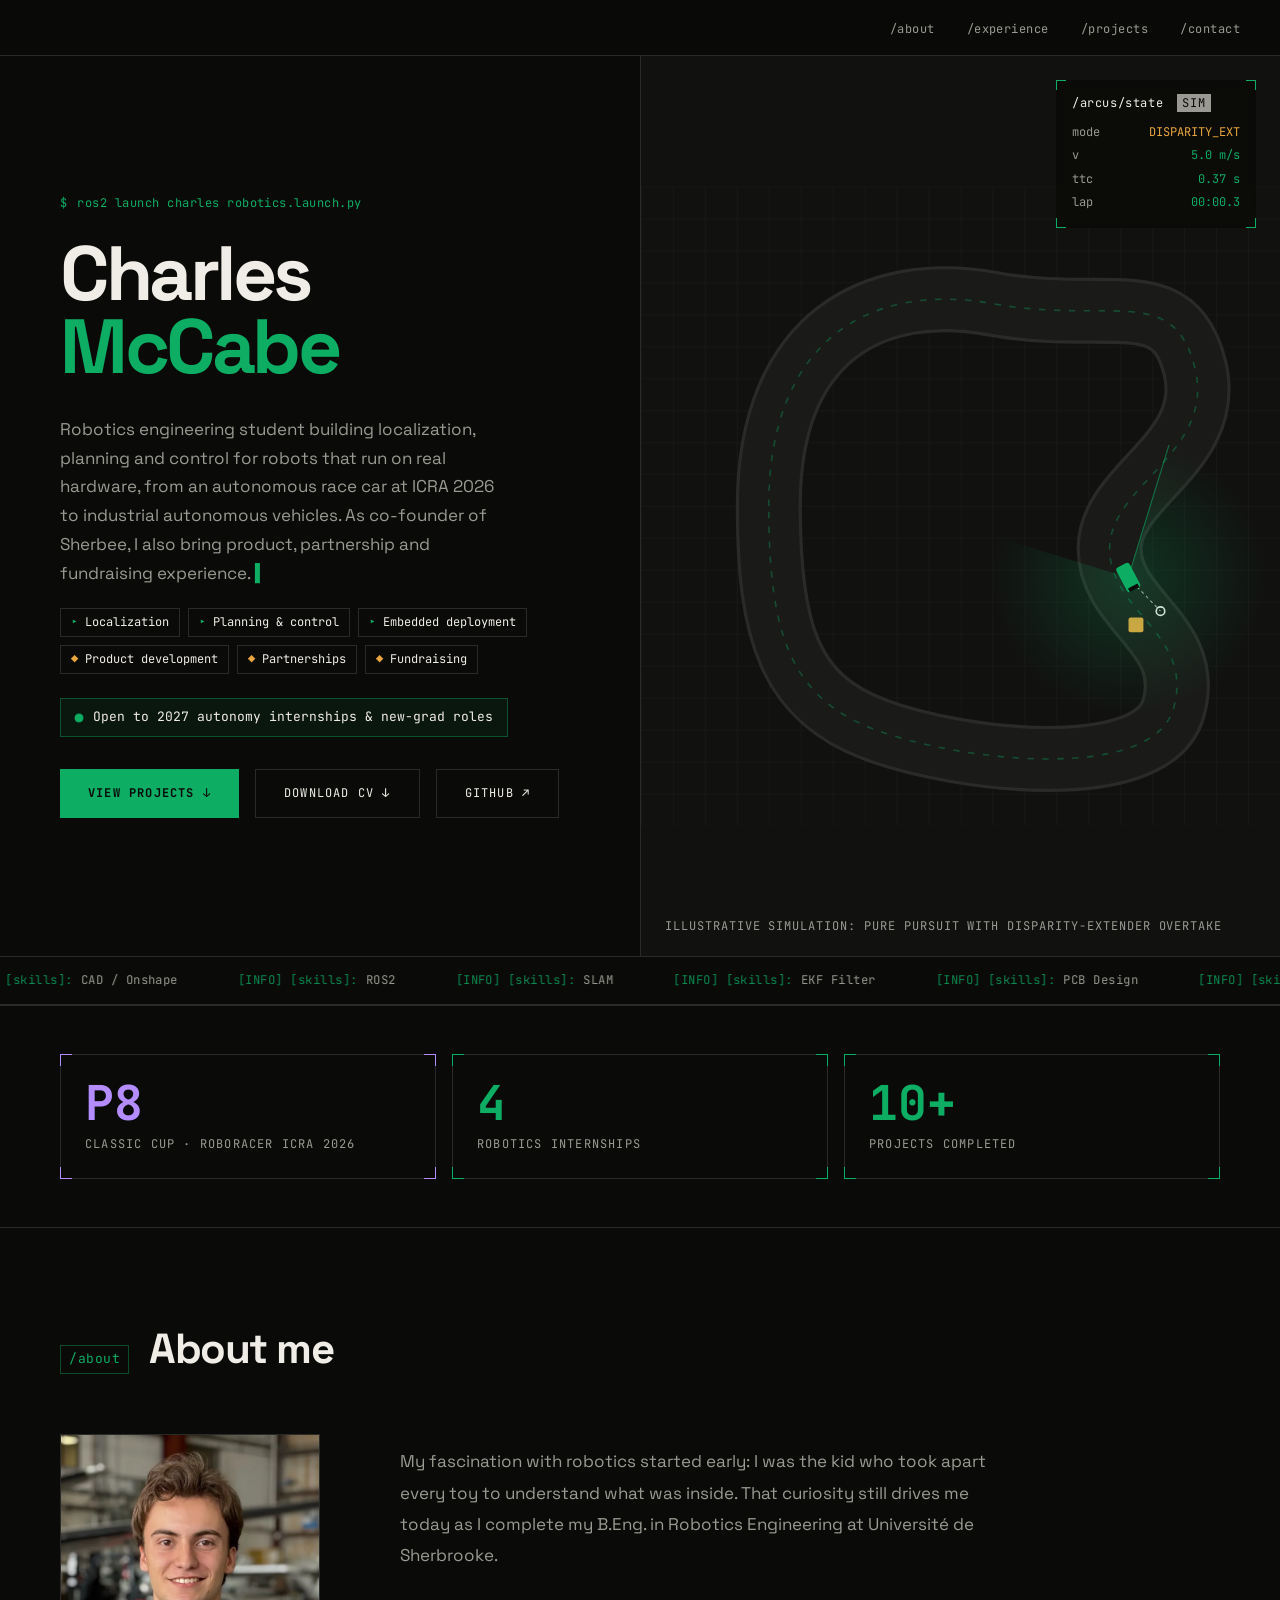
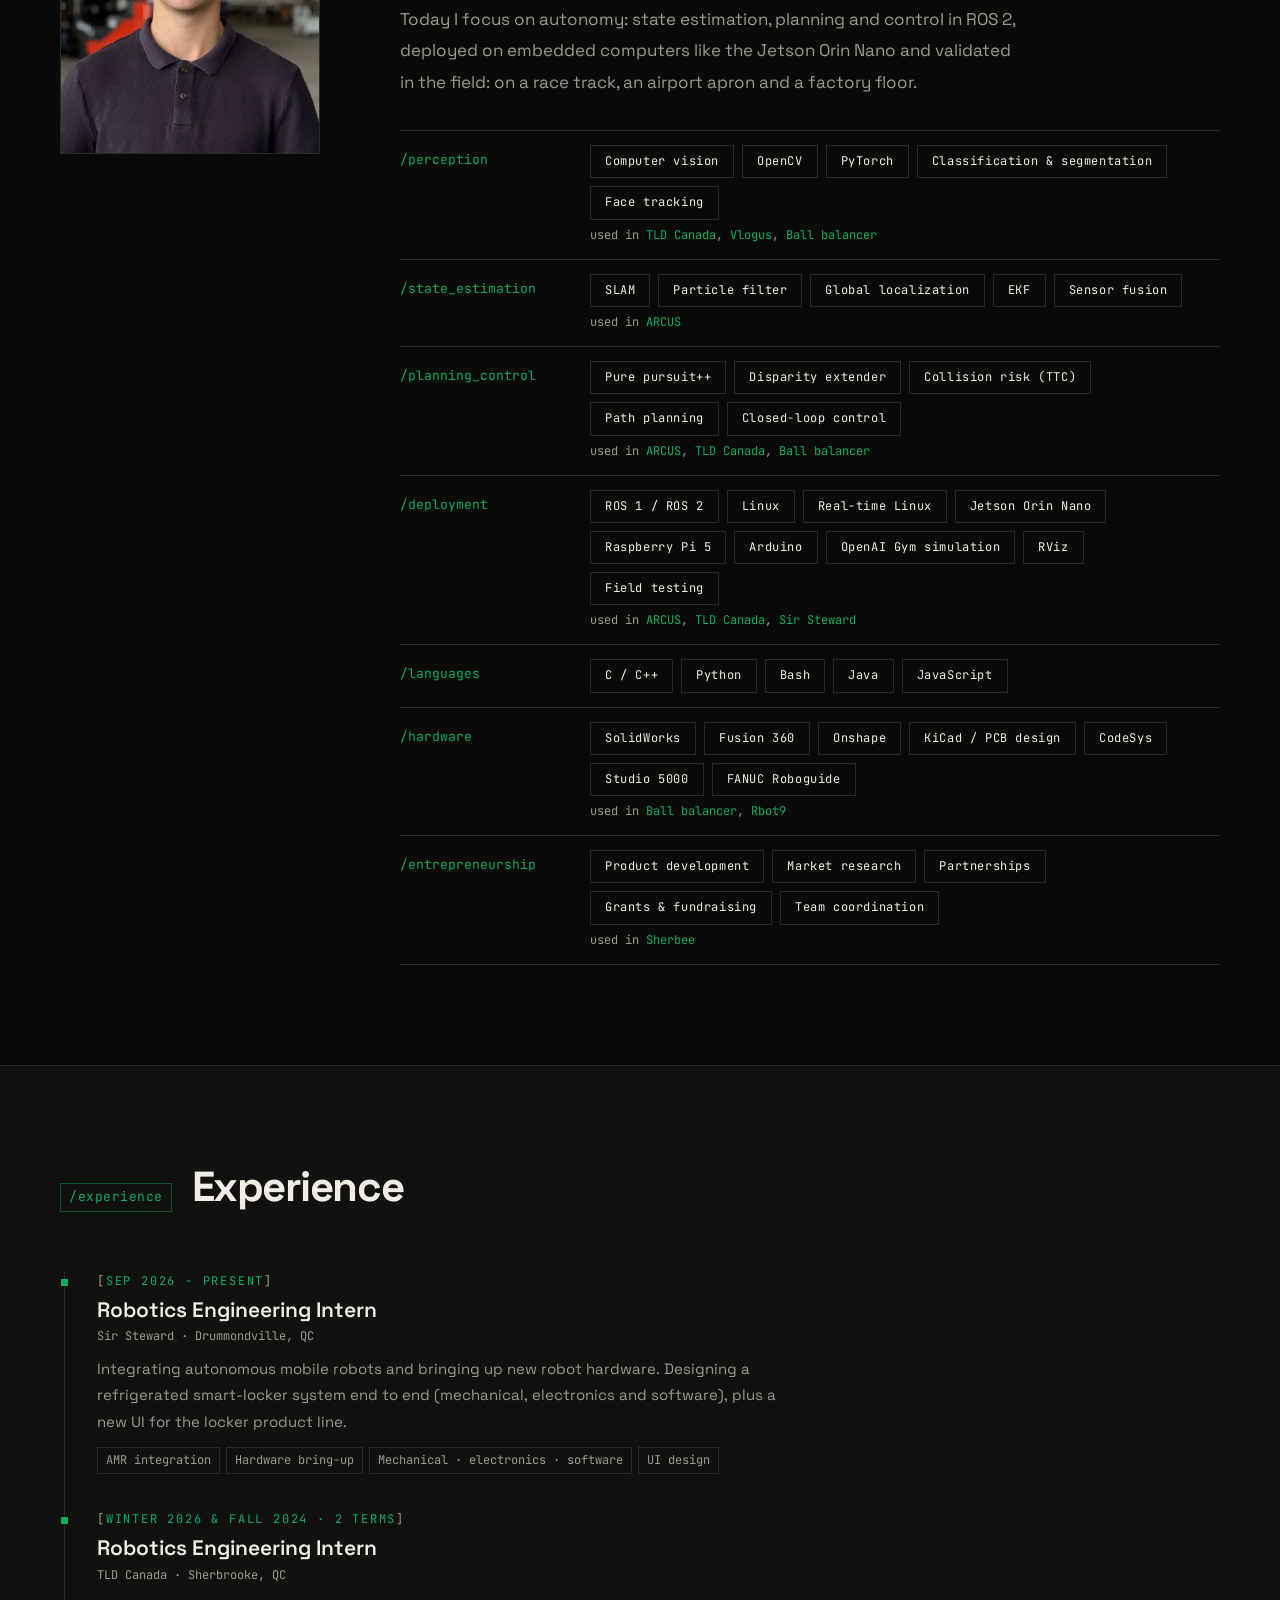
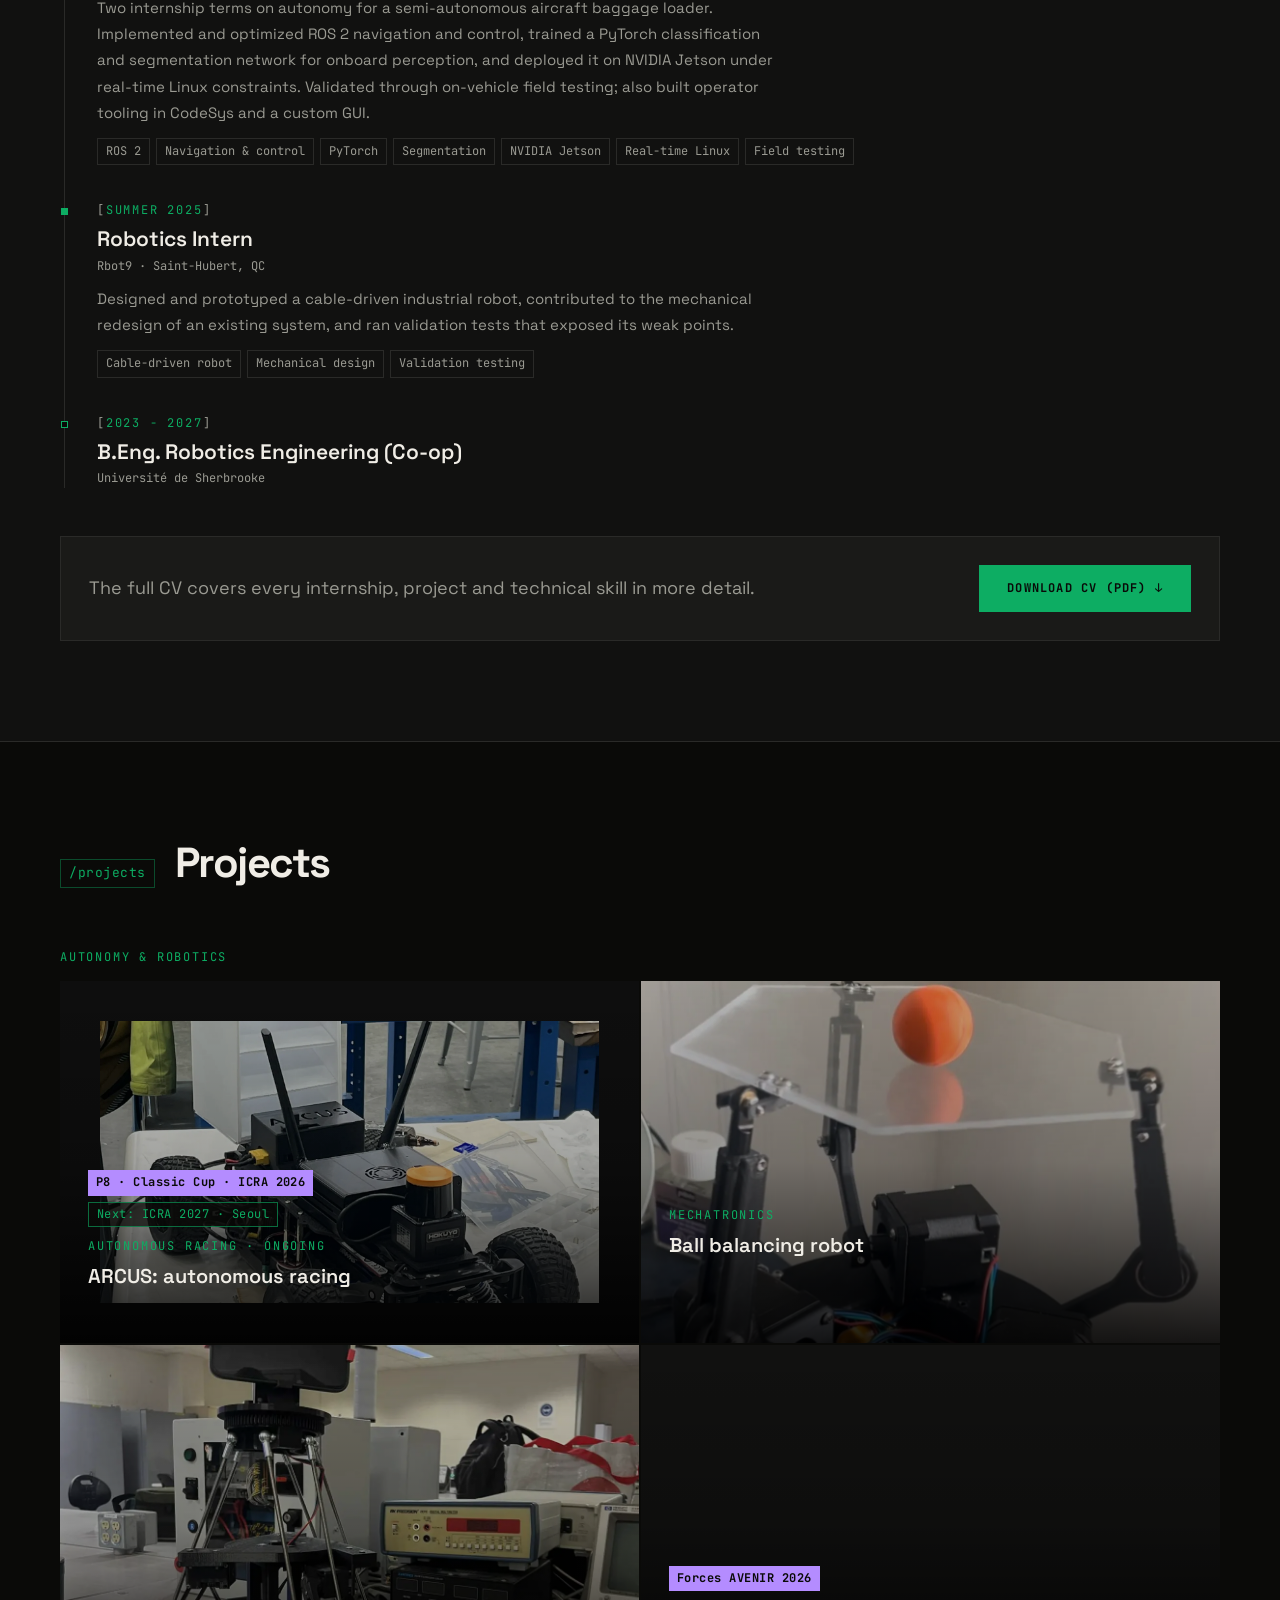
<file: index.html>
<!DOCTYPE html>
<html lang="en">

<head>
  <meta charset="UTF-8">
  <title>Charles McCabe | Autonomy &amp; Robotics Engineer</title>
  <meta name="description" content="Robotics engineering student building localization, planning and control for autonomous robots on real hardware. 8th at RoboRacer ICRA 2026. Open to 2027 internships and new-grad roles.">
  <meta property="og:type" content="website">
  <meta property="og:title" content="Charles McCabe | Autonomy &amp; Robotics Engineer">
  <meta property="og:description" content="Localization, planning and control for robots that run on real hardware. 8th at RoboRacer ICRA 2026.">
  <meta property="og:url" content="https://www.charles-mccabe.com/charlesMcCabe.html">
  <meta property="og:image" content="https://www.charles-mccabe.com/resources/imgs/og-image.jpg">
  <meta name="twitter:card" content="summary_large_image">
  <link rel="canonical" href="https://www.charles-mccabe.com/charlesMcCabe.html">
  <meta http-equiv="refresh" content="0; url=charlesMcCabe.html">
</head>

<body>
  <p><a href="charlesMcCabe.html">Continue to Charles McCabe's portfolio →</a></p>
</body>

</html>
</file>
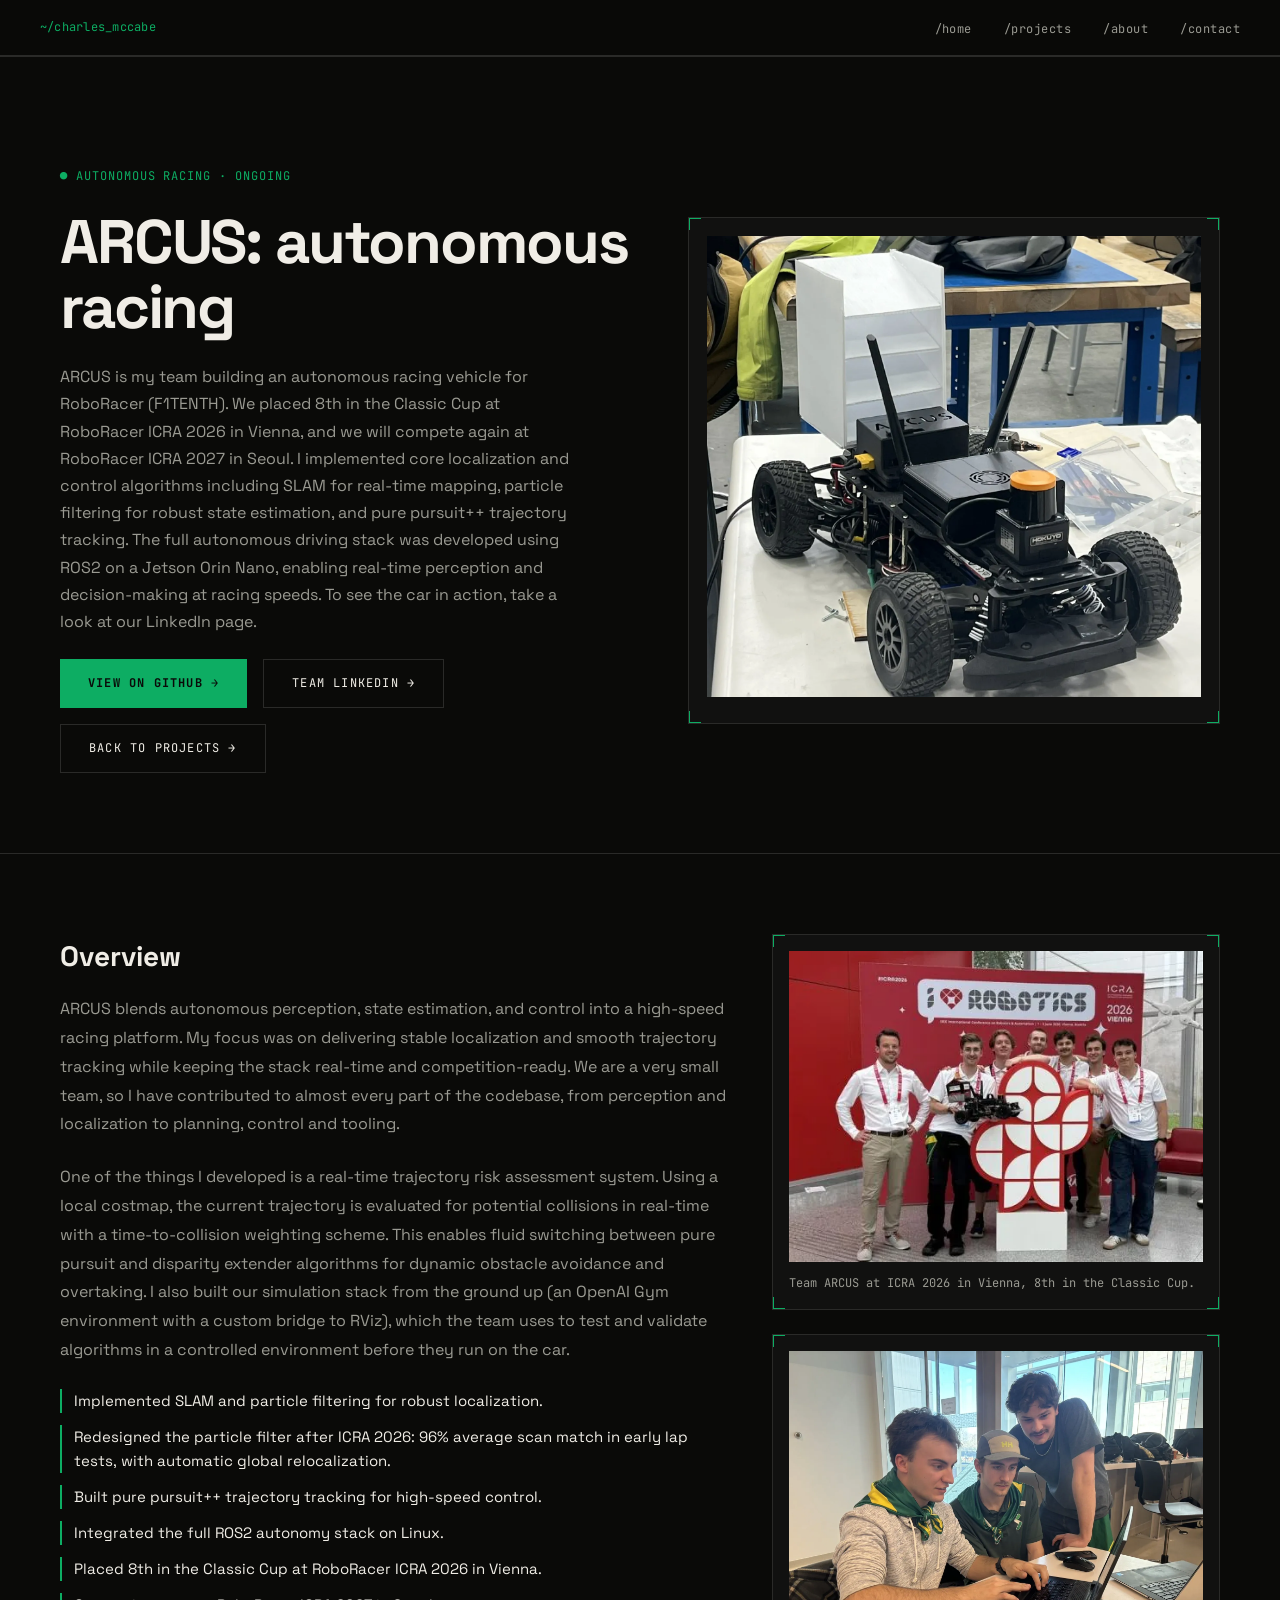
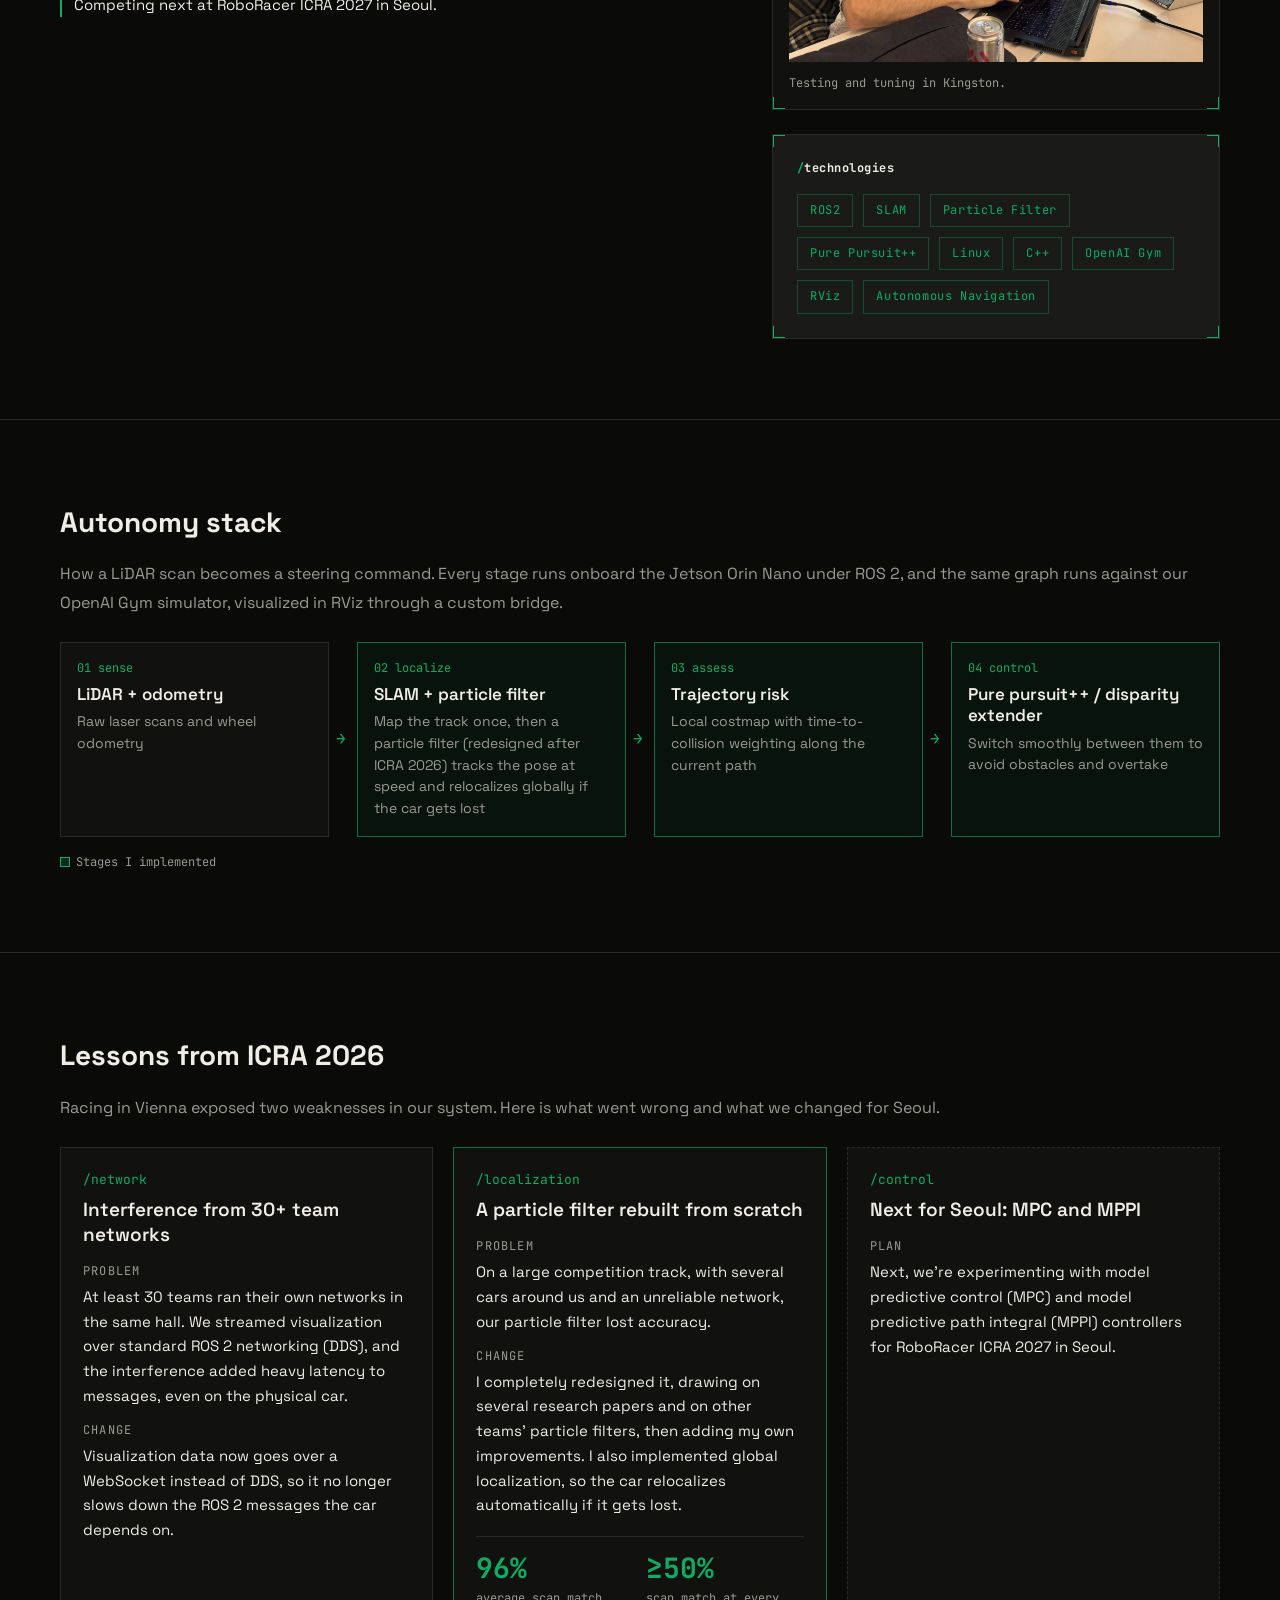
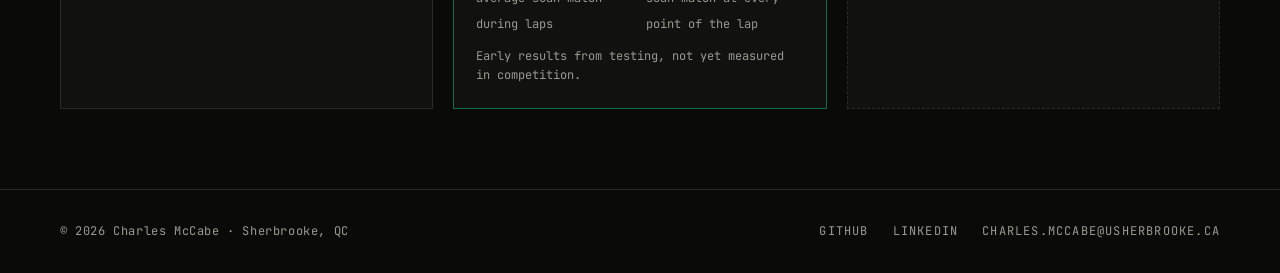
<file: arcus.html>
<!DOCTYPE html>
<html lang="en">

<head>
  <meta charset="UTF-8">
  <meta name="viewport" content="width=device-width, initial-scale=1.0">
  <title>ARCUS: autonomous racing</title>
  <link rel="preconnect" href="https://fonts.googleapis.com">
  <link rel="preconnect" href="https://fonts.gstatic.com" crossorigin>
  <link
    href="https://fonts.googleapis.com/css2?family=JetBrains+Mono:wght@400;500;700&family=Space+Grotesk:wght@400;500;600;700&display=swap"
    rel="stylesheet">
  <link rel="icon" href="data:image/svg+xml,%3Csvg xmlns='http://www.w3.org/2000/svg' viewBox='0 0 32 32'%3E%3Crect width='32' height='32' fill='%230a0a08'/%3E%3Ctext x='16' y='22' font-family='monospace' font-size='15' font-weight='700' fill='%230dad63' text-anchor='middle'%3ECM%3C/text%3E%3C/svg%3E">
  <link rel="stylesheet" href="style.css?v=20261125">
</head>

<body class="project-page">
  <nav>
    <a class="nav-logo" href="charlesMcCabe.html">~/charles_mccabe</a>
    <ul class="nav-links">
      <li><a href="charlesMcCabe.html">/home</a></li>
      <li><a href="charlesMcCabe.html#projects">/projects</a></li>
      <li><a href="charlesMcCabe.html#about">/about</a></li>
      <li><a href="charlesMcCabe.html#contact">/contact</a></li>
    </ul>
  </nav>

  <header class="project-hero">
    <div class="project-hero-left">
      <div class="project-kicker">Autonomous racing · Ongoing</div>
      <h1 class="project-title-lg">ARCUS: autonomous racing</h1>
      <p class="project-summary">ARCUS is my team building an autonomous racing vehicle for RoboRacer (F1TENTH). We placed 8th in the Classic Cup at RoboRacer ICRA 2026 in Vienna, and we will compete again at RoboRacer ICRA 2027 in Seoul. I implemented
        core localization and control algorithms including SLAM for real-time mapping, particle filtering for robust state
        estimation, and pure pursuit++ trajectory tracking. The full autonomous driving stack was developed using ROS2 on
        a Jetson Orin Nano, enabling real-time perception and decision-making at racing speeds. To see the car in action, take a look at our LinkedIn page.</p>
      <div class="project-cta-row">
        <a class="btn-primary" href="https://github.com/robotique-udes/arcus" target="_blank"
          rel="noopener noreferrer">View on GitHub →</a>
        <a class="btn-ghost" href="https://www.linkedin.com/company/arcus-robotique-udes" target="_blank"
          rel="noopener noreferrer">Team LinkedIn →</a>
        <a class="btn-ghost" href="charlesMcCabe.html#projects">Back to projects →</a>
      </div>
    </div>
    <div class="project-hero-right">
      <img src="resources/imgs/arcus_car.webp" alt="ARCUS race car">
    </div>
  </header>

  <section class="project-section">
    <div class="project-detail-grid">
      <div>
        <h2 class="project-detail-title">Overview</h2>
        <p class="project-detail-copy">ARCUS blends autonomous perception, state estimation, and control into a high-speed
          racing platform. My focus was on delivering stable localization and smooth trajectory tracking while
          keeping the stack real-time and competition-ready. We are a very small team, so I have contributed to almost
          every part of the codebase, from perception and localization to planning, control and tooling.</p>
        <p class="project-detail-copy">One of the things I developed is a real-time trajectory risk assessment system. Using a local costmap, the
          current trajectory is evaluated for potential collisions in real-time with a time-to-collision weighting
          scheme. This enables fluid switching between pure pursuit and disparity extender algorithms for dynamic
          obstacle avoidance and overtaking. I also built our simulation stack from the ground up (an OpenAI Gym environment with a custom bridge to RViz), which the
          team uses to test and validate algorithms in a controlled environment before they run on the car.</p>
        <ul class="project-highlights">
          <li>Implemented SLAM and particle filtering for robust localization.</li>
          <li>Redesigned the particle filter after ICRA 2026: 96% average scan match in early lap tests, with
            automatic global relocalization.</li>
          <li>Built pure pursuit++ trajectory tracking for high-speed control.</li>
          <li>Integrated the full ROS2 autonomy stack on Linux.</li>
          <li>Placed 8th in the Classic Cup at RoboRacer ICRA 2026 in Vienna.</li>
          <li>Competing next at RoboRacer ICRA 2027 in Seoul.</li>
        </ul>
      </div>
      <div class="project-side">
        <figure class="project-media">
          <img src="resources/imgs/arcus-vienna.webp" alt="Team ARCUS with the car at ICRA 2026 in Vienna"
            loading="lazy">
          <figcaption>Team ARCUS at ICRA 2026 in Vienna, 8th in the Classic Cup.</figcaption>
        </figure>
        <figure class="project-media">
          <img src="resources/imgs/kingston.webp" alt="ARCUS team working on the car in Kingston" loading="lazy">
          <figcaption>Testing and tuning in Kingston.</figcaption>
        </figure>
        <div class="project-tech-panel">
          <h4>Technologies</h4>
          <div class="tech-tags">
            <span class="tech-tag">ROS2</span>
            <span class="tech-tag">SLAM</span>
            <span class="tech-tag">Particle Filter</span>
            <span class="tech-tag">Pure Pursuit++</span>
            <span class="tech-tag">Linux</span>
            <span class="tech-tag">C++</span>
            <span class="tech-tag">OpenAI Gym</span>
            <span class="tech-tag">RViz</span>
            <span class="tech-tag">Autonomous Navigation</span>
          </div>
        </div>
      </div>
    </div>
  </section>

  <section class="project-section">
    <h2 class="project-detail-title">Autonomy stack</h2>
    <p class="project-detail-copy">How a LiDAR scan becomes a steering command. Every stage runs onboard the Jetson
      Orin Nano under ROS 2, and the same graph runs against our OpenAI Gym simulator, visualized in RViz through a custom bridge.</p>
    <figure>
      <ol class="stack-flow">
        <li class="stack-node">
          <div class="stack-step">01 sense</div>
          <div class="stack-name">LiDAR + odometry</div>
          <div class="stack-detail">Raw laser scans and wheel odometry</div>
        </li>
        <li class="stack-node stack-node--mine">
          <div class="stack-step">02 localize</div>
          <div class="stack-name">SLAM + particle filter</div>
          <div class="stack-detail">Map the track once, then a particle filter (redesigned after ICRA 2026) tracks the pose at speed and relocalizes globally if the car gets lost</div>
        </li>
        <li class="stack-node stack-node--mine">
          <div class="stack-step">03 assess</div>
          <div class="stack-name">Trajectory risk</div>
          <div class="stack-detail">Local costmap with time-to-collision weighting along the current path</div>
        </li>
        <li class="stack-node stack-node--mine">
          <div class="stack-step">04 control</div>
          <div class="stack-name">Pure pursuit++ / disparity extender</div>
          <div class="stack-detail">Switch smoothly between them to avoid obstacles and overtake</div>
        </li>
      </ol>
      <figcaption class="stack-legend"><span></span>Stages I implemented</figcaption>
    </figure>
  </section>

  <section class="project-section">
    <h2 class="project-detail-title">Lessons from ICRA 2026</h2>
    <p class="project-detail-copy">Racing in Vienna exposed two weaknesses in our system. Here is what went wrong and
      what we changed for Seoul.</p>
    <div class="lesson-grid">
      <article class="lesson">
        <div class="lesson-topic">/network</div>
        <h3 class="lesson-title">Interference from 30+ team networks</h3>
        <dl class="lesson-body">
          <dt>Problem</dt>
          <dd>At least 30 teams ran their own networks in the same hall. We streamed visualization over standard
            ROS 2 networking (DDS), and the interference added heavy latency to messages, even on the physical
            car.</dd>
          <dt>Change</dt>
          <dd>Visualization data now goes over a WebSocket instead of DDS, so it no longer slows down the ROS 2
            messages the car depends on.</dd>
        </dl>
      </article>
      <article class="lesson lesson--mine">
        <div class="lesson-topic">/localization</div>
        <h3 class="lesson-title">A particle filter rebuilt from scratch</h3>
        <dl class="lesson-body">
          <dt>Problem</dt>
          <dd>On a large competition track, with several cars around us and an unreliable network, our particle
            filter lost accuracy.</dd>
          <dt>Change</dt>
          <dd>I completely redesigned it, drawing on several research papers and on other teams' particle
            filters, then adding my own improvements. I also implemented global localization, so the car
            relocalizes automatically if it gets lost.</dd>
        </dl>
        <div class="lesson-metrics">
          <div><b>96%</b><span>average scan match during laps</span></div>
          <div><b>&ge;50%</b><span>scan match at every point of the lap</span></div>
        </div>
        <p class="lesson-note">Early results from testing, not yet measured in competition.</p>
      </article>
      <article class="lesson lesson--next">
        <div class="lesson-topic">/control</div>
        <h3 class="lesson-title">Next for Seoul: MPC and MPPI</h3>
        <dl class="lesson-body">
          <dt>Plan</dt>
          <dd>Next, we're experimenting with model predictive control (MPC) and model
            predictive path integral (MPPI) controllers for RoboRacer ICRA 2027 in Seoul.</dd>
        </dl>
      </article>
    </div>
  </section>

  <footer>
    <span class="copy">© 2026 Charles McCabe · Sherbrooke, QC</span>
    <div class="footer-links">
      <a href="https://github.com/CharlesMcCabe" target="_blank" rel="noopener noreferrer">GitHub</a>
      <a href="https://www.linkedin.com/in/charles-mccabe-aab749368/" target="_blank" rel="noopener noreferrer">LinkedIn</a>
      <a href="mailto:charles.mccabe@usherbrooke.ca">charles.mccabe@usherbrooke.ca</a>
    </div>
  </footer>
</body>

</html>
</file>
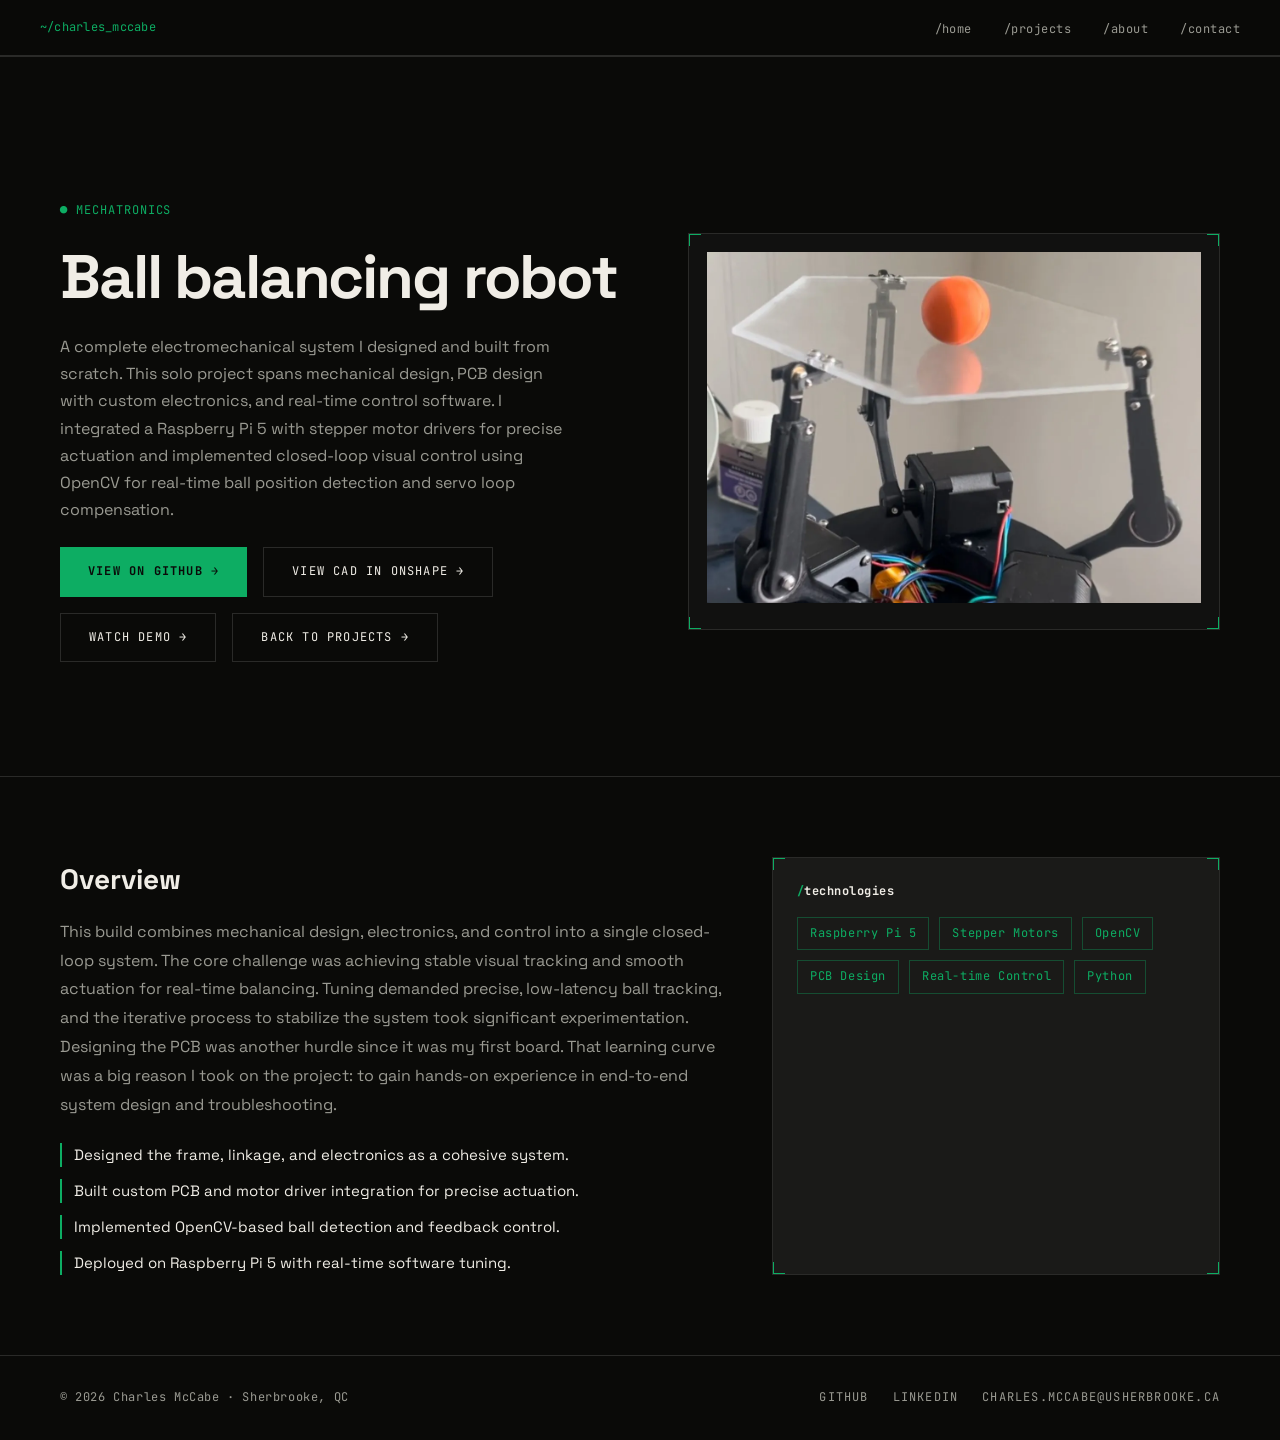
<file: ballbalancer.html>
<!DOCTYPE html>
<html lang="en">

<head>
  <meta charset="UTF-8">
  <meta name="viewport" content="width=device-width, initial-scale=1.0">
  <title>Ball balancing robot</title>
  <link rel="preconnect" href="https://fonts.googleapis.com">
  <link rel="preconnect" href="https://fonts.gstatic.com" crossorigin>
  <link
    href="https://fonts.googleapis.com/css2?family=JetBrains+Mono:wght@400;500;700&family=Space+Grotesk:wght@400;500;600;700&display=swap"
    rel="stylesheet">
  <link rel="icon" href="data:image/svg+xml,%3Csvg xmlns='http://www.w3.org/2000/svg' viewBox='0 0 32 32'%3E%3Crect width='32' height='32' fill='%230a0a08'/%3E%3Ctext x='16' y='22' font-family='monospace' font-size='15' font-weight='700' fill='%230dad63' text-anchor='middle'%3ECM%3C/text%3E%3C/svg%3E">
  <link rel="stylesheet" href="style.css?v=20261125">
</head>

<body class="project-page">
  <nav>
    <a class="nav-logo" href="charlesMcCabe.html">~/charles_mccabe</a>
    <ul class="nav-links">
      <li><a href="charlesMcCabe.html">/home</a></li>
      <li><a href="charlesMcCabe.html#projects">/projects</a></li>
      <li><a href="charlesMcCabe.html#about">/about</a></li>
      <li><a href="charlesMcCabe.html#contact">/contact</a></li>
    </ul>
  </nav>

  <header class="project-hero">
    <div class="project-hero-left">
      <div class="project-kicker">Mechatronics</div>
      <h1 class="project-title-lg">Ball balancing robot</h1>
      <p class="project-summary">A complete electromechanical system I designed and built from scratch. This solo project spans
        mechanical design, PCB design with custom electronics, and real-time control software. I integrated a Raspberry
        Pi 5 with stepper motor drivers for precise actuation and implemented closed-loop visual control using OpenCV for
        real-time ball position detection and servo loop compensation.</p>
      <div class="project-cta-row">
        <a class="btn-primary" href="https://github.com/CharlesMcCabe/BallBalancer" target="_blank"
          rel="noopener noreferrer">View on GitHub →</a>
        <a class="btn-ghost"
          href="https://cad.onshape.com/documents/8632da1a62aee0745924fd5b/w/012cad01de5451e598a468e9/e/7d93e9c7a08a21e8eda356c5"
          target="_blank" rel="noopener noreferrer">View CAD in Onshape →</a>
        <a class="btn-ghost" href="https://www.youtube.com/shorts/rVlpZmMtKw4" target="_blank"
          rel="noopener noreferrer">Watch demo →</a>
        <a class="btn-ghost" href="charlesMcCabe.html#projects">Back to projects →</a>
      </div>
    </div>
    <div class="project-hero-right">
      <img src="resources/imgs/bbbot.webp" alt="Ball balancing robot">
    </div>
  </header>

  <section class="project-section">
    <div class="project-detail-grid">
      <div>
        <h2 class="project-detail-title">Overview</h2>
        <p class="project-detail-copy">This build combines mechanical design, electronics, and control into a single
          closed-loop system. The core challenge was achieving stable visual tracking and smooth actuation for real-time
          balancing. Tuning demanded precise, low-latency ball tracking, and the iterative process to stabilize the
          system took significant experimentation. Designing the PCB was another hurdle since it was my first board. That learning curve was a big
          reason I took on the project: to gain hands-on experience in end-to-end system design and troubleshooting.</p>
        <ul class="project-highlights">
          <li>Designed the frame, linkage, and electronics as a cohesive system.</li>
          <li>Built custom PCB and motor driver integration for precise actuation.</li>
          <li>Implemented OpenCV-based ball detection and feedback control.</li>
          <li>Deployed on Raspberry Pi 5 with real-time software tuning.</li>
        </ul>
      </div>
      <div class="project-tech-panel">
        <h4>Technologies</h4>
        <div class="tech-tags">
          <span class="tech-tag">Raspberry Pi 5</span>
          <span class="tech-tag">Stepper Motors</span>
          <span class="tech-tag">OpenCV</span>
          <span class="tech-tag">PCB Design</span>
          <span class="tech-tag">Real-time Control</span>
          <span class="tech-tag">Python</span>
        </div>
      </div>
    </div>
  </section>

  <footer>
    <span class="copy">© 2026 Charles McCabe · Sherbrooke, QC</span>
    <div class="footer-links">
      <a href="https://github.com/CharlesMcCabe" target="_blank" rel="noopener noreferrer">GitHub</a>
      <a href="https://www.linkedin.com/in/charles-mccabe-aab749368/" target="_blank" rel="noopener noreferrer">LinkedIn</a>
      <a href="mailto:charles.mccabe@usherbrooke.ca">charles.mccabe@usherbrooke.ca</a>
    </div>
  </footer>
</body>

</html>
</file>
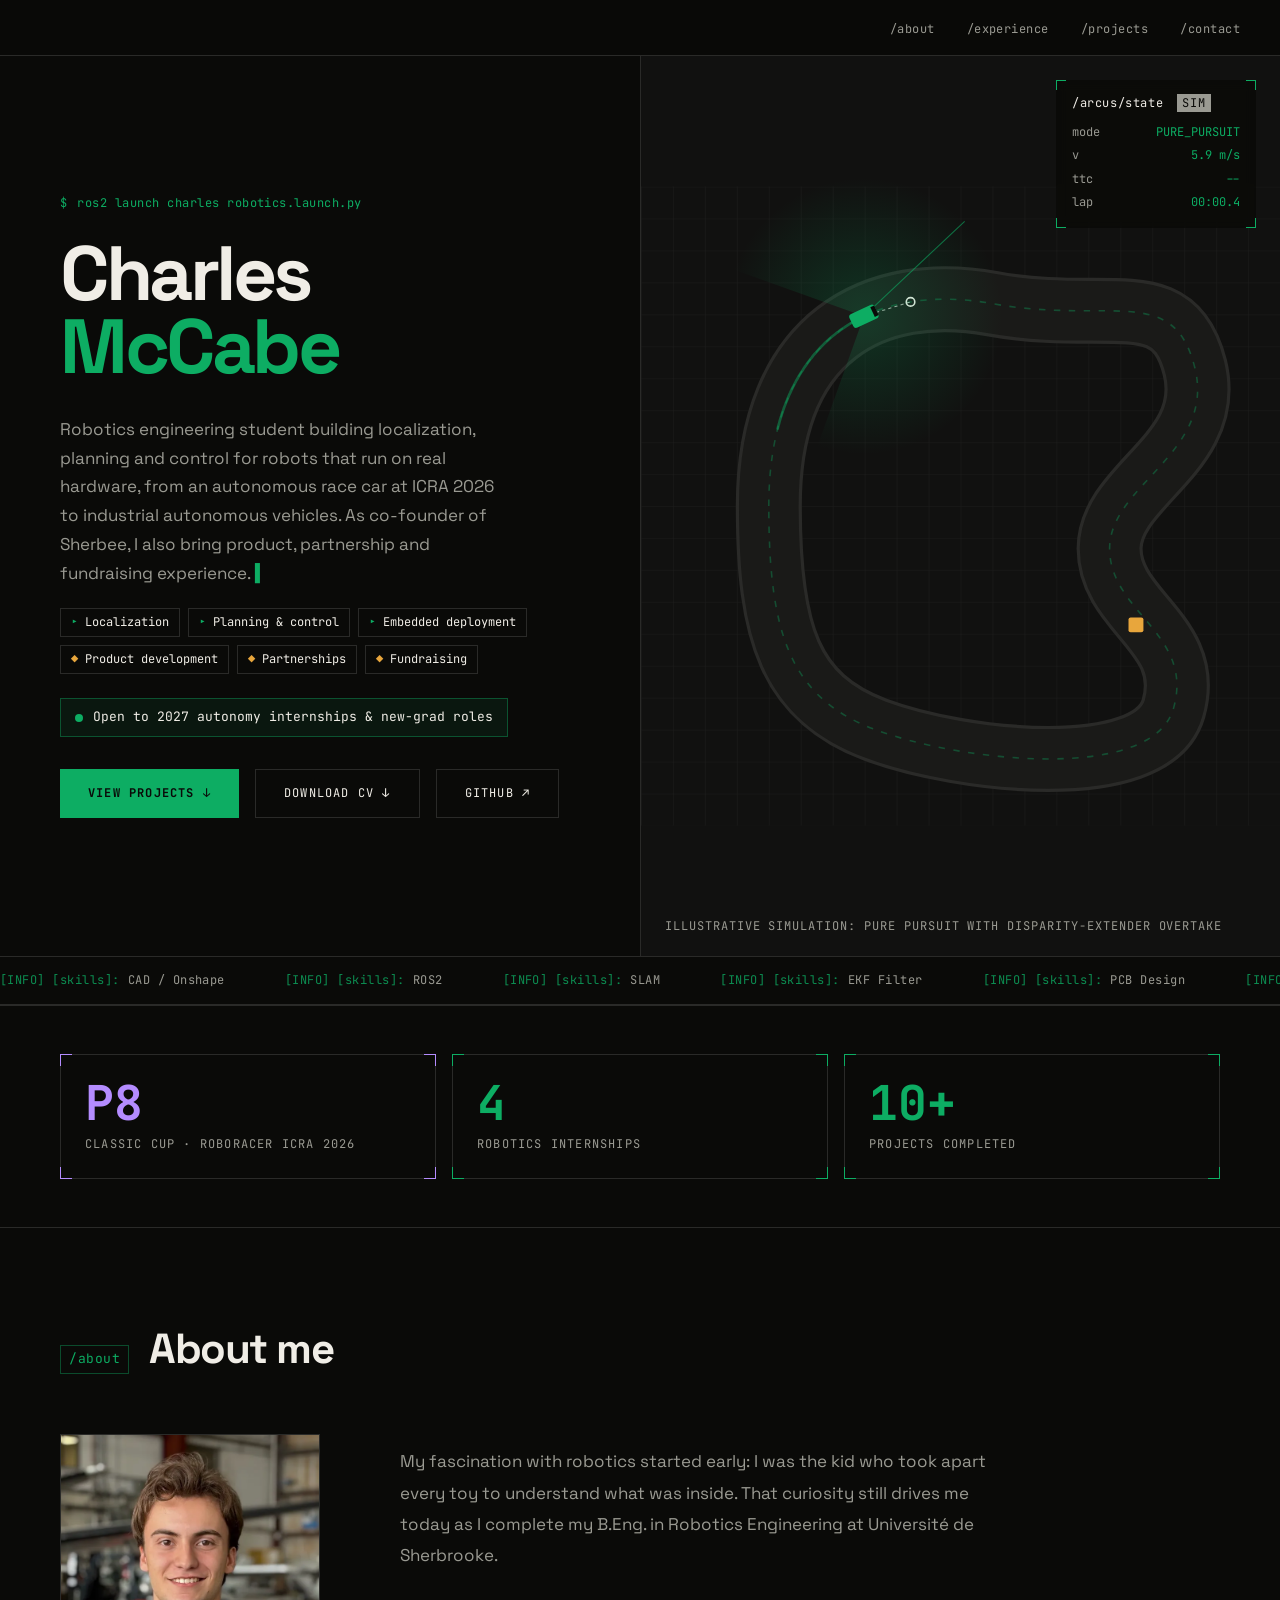
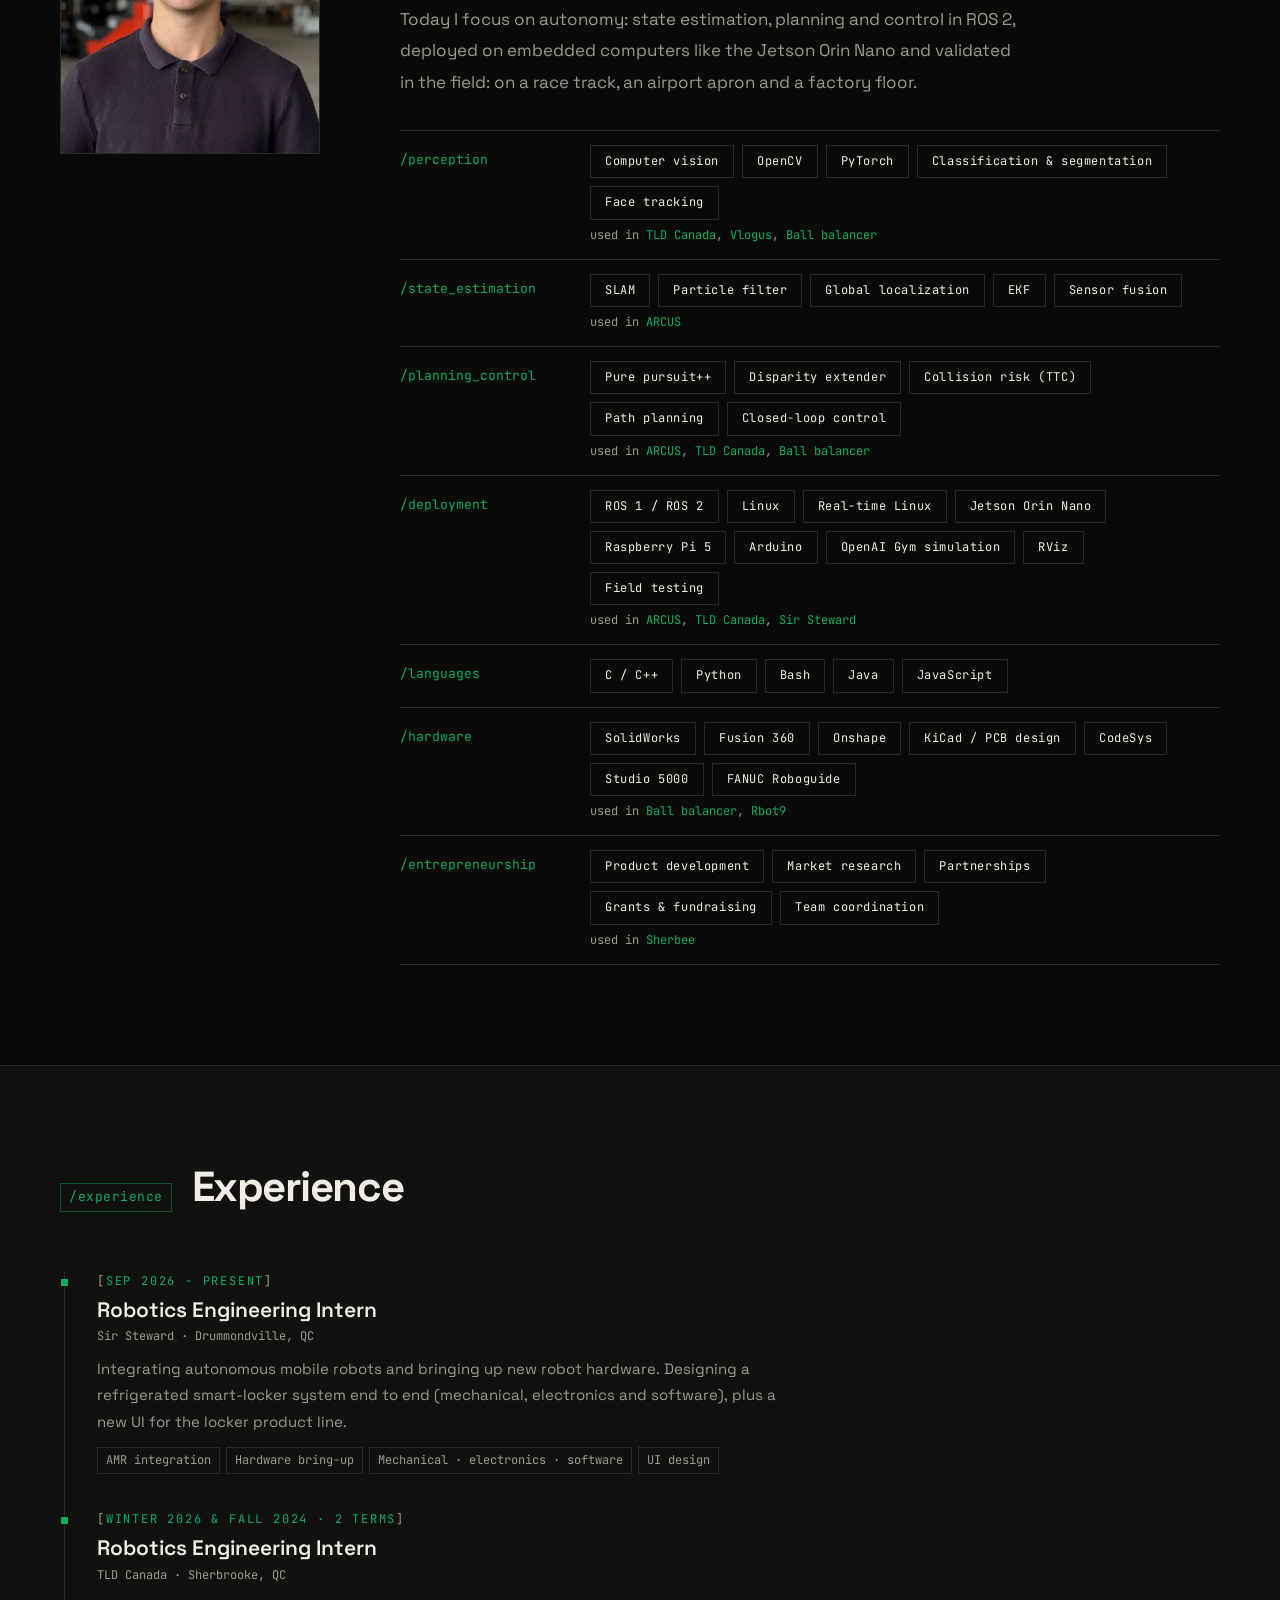
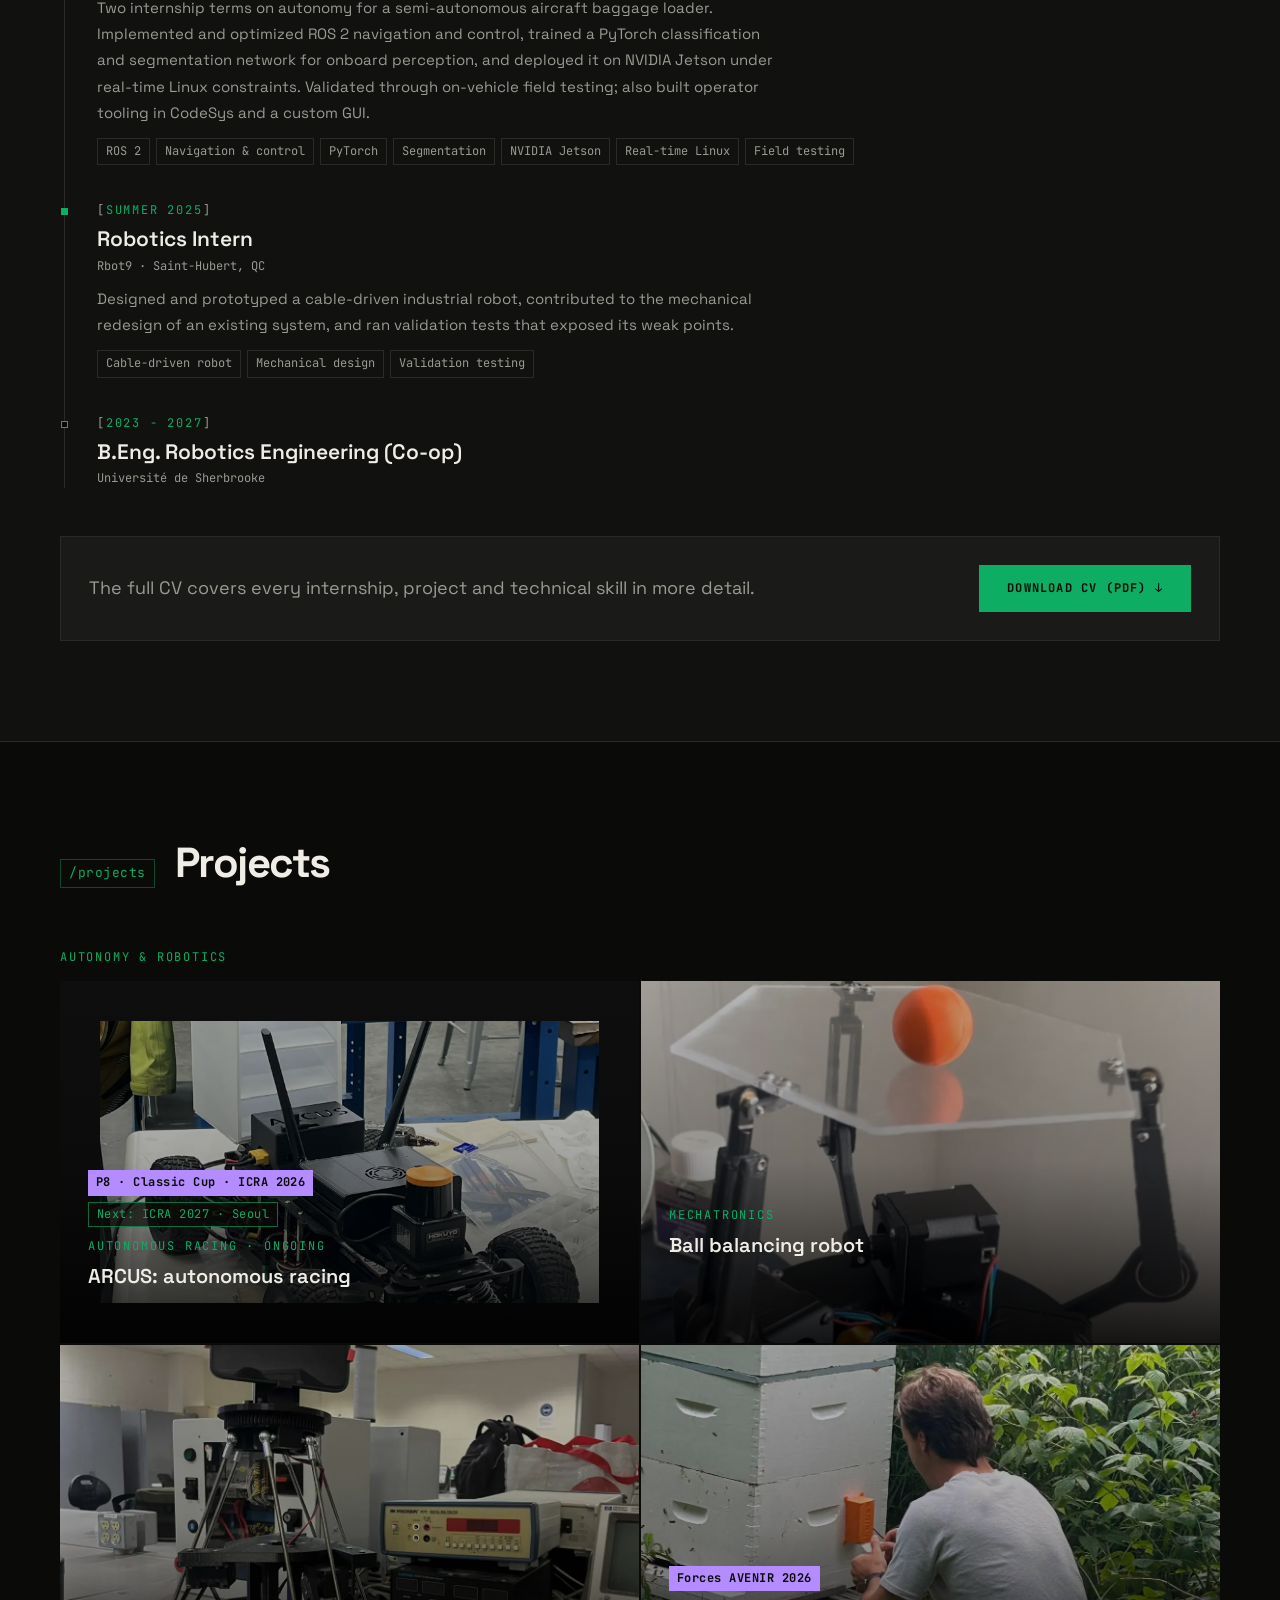
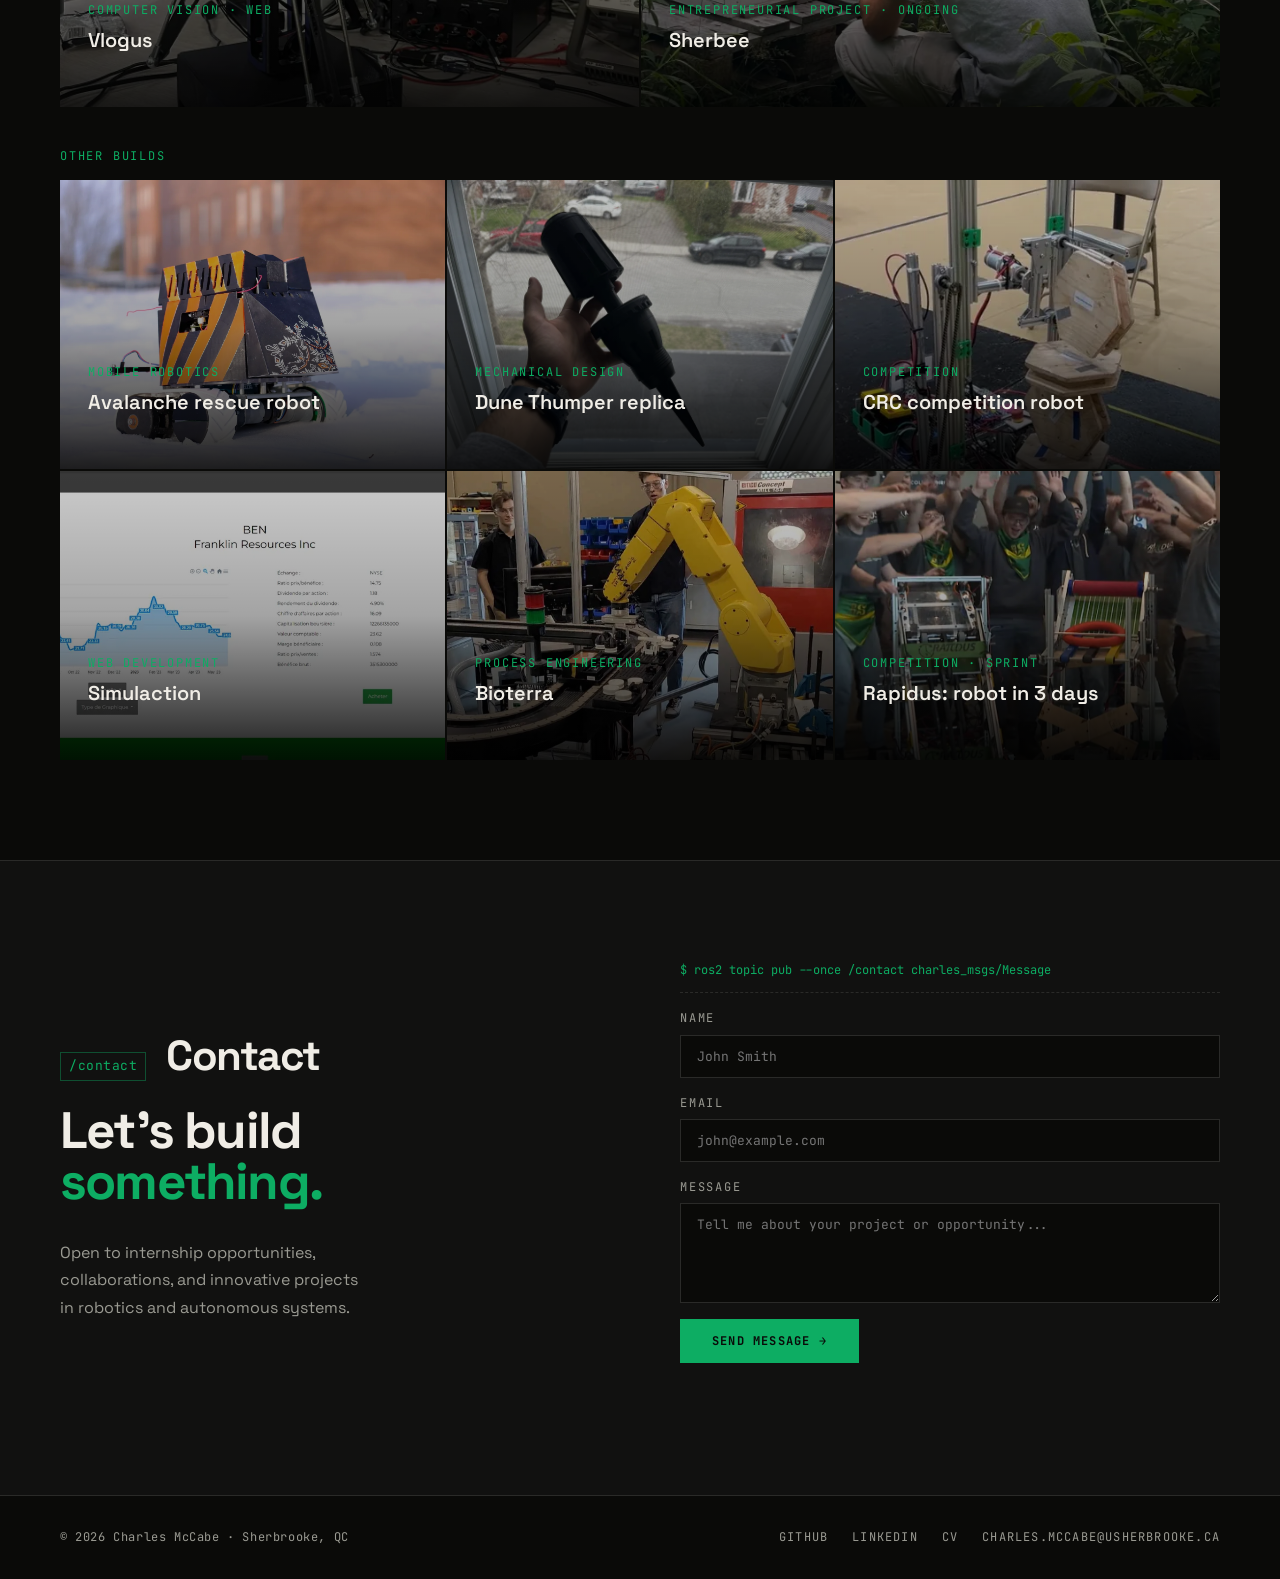
<file: charlesMcCabe.html>
<!DOCTYPE html>
<html lang="en">

<head>
  <meta charset="UTF-8">
  <meta name="viewport" content="width=device-width, initial-scale=1.0">
  <title>Charles McCabe | Autonomy &amp; Robotics Engineer</title>
  <meta name="description" content="Robotics engineering student building localization, planning and control for autonomous robots on real hardware. 8th at RoboRacer ICRA 2026, competing at ICRA 2027 in Seoul. Open to 2027 internships and new-grad roles.">
  <meta property="og:type" content="website">
  <meta property="og:title" content="Charles McCabe | Autonomy &amp; Robotics Engineer">
  <meta property="og:description" content="Localization, planning and control for robots that run on real hardware. 8th at RoboRacer ICRA 2026.">
  <meta property="og:url" content="https://www.charles-mccabe.com/charlesMcCabe.html">
  <meta property="og:image" content="https://www.charles-mccabe.com/resources/imgs/og-image.jpg">
  <meta name="twitter:card" content="summary_large_image">
  <link rel="preconnect" href="https://fonts.googleapis.com">
  <link rel="preconnect" href="https://fonts.gstatic.com" crossorigin>
  <link
    href="https://fonts.googleapis.com/css2?family=JetBrains+Mono:wght@400;500;700&family=Space+Grotesk:wght@400;500;600;700&display=swap"
    rel="stylesheet">
  <link rel="icon" href="data:image/svg+xml,%3Csvg xmlns='http://www.w3.org/2000/svg' viewBox='0 0 32 32'%3E%3Crect width='32' height='32' fill='%230a0a08'/%3E%3Ctext x='16' y='22' font-family='monospace' font-size='15' font-weight='700' fill='%230dad63' text-anchor='middle'%3ECM%3C/text%3E%3C/svg%3E">
  <link rel="stylesheet" href="style.css?v=20261125">
</head>

<body>

  <nav>
    <a class="nav-logo" href="charlesMcCabe.html">~/charles_mccabe</a>
    <ul class="nav-links">
      <li><a href="#about">/about</a></li>
      <li><a href="#cv">/experience</a></li>
      <li><a href="#projects">/projects</a></li>
      <li><a href="#contact">/contact</a></li>
    </ul>
  </nav>

  <section class="hero hero--no-padding">
    <div class="hero-left">
      <div class="hero-tag">ros2 launch charles robotics.launch.py</div>
      <h1 class="hero-name">
        Charles<br>
        <span class="accent-line">McCabe</span>
      </h1>
      <p class="hero-sub">Robotics engineering student building localization, planning and control for robots that
        run on real hardware, from an autonomous race car at ICRA 2026 to industrial autonomous vehicles. As
        co-founder of Sherbee, I also bring product, partnership and fundraising experience.</p>
      <ul class="hero-skills" aria-label="Core skills">
        <li>Localization</li>
        <li>Planning &amp; control</li>
        <li>Embedded deployment</li>
        <li class="hero-skill--biz">Product development</li>
        <li class="hero-skill--biz">Partnerships</li>
        <li class="hero-skill--biz">Fundraising</li>
      </ul>
      <div class="hero-avail"><span class="avail-dot" aria-hidden="true"></span>Open to 2027 autonomy internships
        &amp; new-grad roles</div>
      <div class="hero-ctas">
        <a href="#projects" class="btn-primary">View projects ↓</a>
        <a href="resources/CharlesMcCabe-CV-english.pdf" class="btn-ghost" download>Download CV ↓</a>
        <a href="https://github.com/CharlesMcCabe" class="btn-ghost" target="_blank" rel="noopener noreferrer">GitHub ↗</a>
      </div>
    </div>
    <div class="hero-right telemetry" role="img" aria-label="Animated simulation of an autonomous race car following a racing line">
      <svg class="telemetry-svg" viewBox="0 0 600 600" preserveAspectRatio="xMidYMid meet"
        aria-hidden="true">
        <defs>
          <pattern id="tl-grid" width="30" height="30" patternUnits="userSpaceOnUse">
            <path d="M30 0H0V30" fill="none" class="tl-grid-line" />
          </pattern>
          <radialGradient id="tl-lidar" cx="0" cy="0" r="1" gradientUnits="userSpaceOnUse"
            gradientTransform="scale(130)">
            <stop offset="0" class="tl-lidar-stop-a" />
            <stop offset="1" class="tl-lidar-stop-b" />
          </radialGradient>
        </defs>
        <rect width="600" height="600" fill="url(#tl-grid)" />
        <path id="tl-track" class="tl-track-edge"
          d="M 120 300 C 120 140 220 90 330 110 C 440 130 500 90 520 170 C 540 250 440 280 440 340 C 440 400 520 420 500 490 C 480 560 300 540 220 510 C 140 480 120 420 120 300 Z" />
        <path class="tl-track-surface" d="M 120 300 C 120 140 220 90 330 110 C 440 130 500 90 520 170 C 540 250 440 280 440 340 C 440 400 520 420 500 490 C 480 560 300 540 220 510 C 140 480 120 420 120 300 Z" />
        <path class="tl-raceline" d="M 120 300 C 120 140 220 90 330 110 C 440 130 500 90 520 170 C 540 250 440 280 440 340 C 440 400 520 420 500 490 C 480 560 300 540 220 510 C 140 480 120 420 120 300 Z" />
        <rect id="tl-obstacle" class="tl-obstacle" width="14" height="14" rx="2" />
        <polyline id="tl-trail" class="tl-trail" points="" />
        <line id="tl-look" class="tl-look" />
        <circle id="tl-target" class="tl-target" r="4" />
        <g id="tl-car">
          <path class="tl-lidar" d="M0 0 L-92 -92 A130 130 0 1 1 -92 92 Z" fill="url(#tl-lidar)" />
          <line id="tl-sweep" class="tl-sweep" x1="0" y1="0" x2="130" y2="0" />
          <rect class="tl-car-body" x="-13" y="-7" width="26" height="14" rx="3" />
          <rect class="tl-car-nose" x="9" y="-5" width="4" height="10" />
        </g>
      </svg>
      <div class="hud" aria-hidden="true">
        <div class="hud-title">/arcus/state <span class="hud-sim">SIM</span></div>
        <div class="hud-row"><span>mode</span><b id="hud-mode">PURE_PURSUIT</b></div>
        <div class="hud-row"><span>v</span><b id="hud-v">0.0 m/s</b></div>
        <div class="hud-row"><span>ttc</span><b id="hud-ttc">--</b></div>
        <div class="hud-row"><span>lap</span><b id="hud-lap">00:00.0</b></div>
      </div>
      <div class="hud-caption">Illustrative simulation: pure pursuit with disparity-extender overtake</div>
    </div>
  </section>

  <div class="ticker">
    <div class="ticker-inner">
      <span class="ticker-item"><span class="ticker-dot"></span>CAD / Onshape</span>
      <span class="ticker-item"><span class="ticker-dot"></span>ROS2</span>
      <span class="ticker-item"><span class="ticker-dot"></span>SLAM</span>
      <span class="ticker-item"><span class="ticker-dot"></span>EKF Filter</span>
      <span class="ticker-item"><span class="ticker-dot"></span>PCB Design</span>
      <span class="ticker-item"><span class="ticker-dot"></span>3D Printing</span>
      <span class="ticker-item"><span class="ticker-dot"></span>Computer Vision</span>
      <span class="ticker-item"><span class="ticker-dot"></span>Python / C++</span>
      <span class="ticker-item"><span class="ticker-dot"></span>Machine Learning</span>
      <span class="ticker-item"><span class="ticker-dot"></span>Embedded Systems</span>
      <span class="ticker-item"><span class="ticker-dot"></span>CAD / Onshape</span>
      <span class="ticker-item"><span class="ticker-dot"></span>ROS2</span>
      <span class="ticker-item"><span class="ticker-dot"></span>SLAM</span>
      <span class="ticker-item"><span class="ticker-dot"></span>EKF Filter</span>
      <span class="ticker-item"><span class="ticker-dot"></span>PCB Design</span>
      <span class="ticker-item"><span class="ticker-dot"></span>3D Printing</span>
      <span class="ticker-item"><span class="ticker-dot"></span>Computer Vision</span>
      <span class="ticker-item"><span class="ticker-dot"></span>Python / C++</span>
      <span class="ticker-item"><span class="ticker-dot"></span>Machine Learning</span>
      <span class="ticker-item"><span class="ticker-dot"></span>Embedded Systems</span>
    </div>
  </div>

  <div class="stats-bar">
    <div class="stat-item stat-num--offset stat--best">
      <div class="stat-num">P8</div>
      <div class="stat-label">Classic Cup · RoboRacer ICRA 2026</div>
    </div>
    <div class="stat-item stat-num--offset">
      <div class="stat-num">4</div>
      <div class="stat-label">Robotics internships</div>
    </div>
    <div class="stat-item stat-num--offset">
      <div class="stat-num">10+</div>
      <div class="stat-label">Projects completed</div>
    </div>
  </div>

  <section id="about">
    <div class="section-header">
      <span class="section-num">/about</span>
      <h2 class="section-title">About me</h2>
    </div>
    <div class="about-grid">
      <img class="about-photo" src="resources/imgs/headshot.webp" alt="Charles McCabe">
      <div class="about-text">
        <p>My fascination with robotics started early: I was the kid who took apart every toy to understand what was
          inside. That curiosity still drives me today as I complete my B.Eng. in Robotics Engineering at Université de
          Sherbrooke.</p>
        <p>Today I focus on autonomy: state estimation, planning and control in ROS 2, deployed on embedded
          computers like the Jetson Orin Nano and validated in the field: on a race track, an airport apron and a
          factory floor.</p>
        <div class="skills-matrix">
          <div class="skill-group">
            <div class="skill-cat">/perception</div>
            <div class="skill-items"><span class="skill-pill">Computer vision</span><span class="skill-pill">OpenCV</span><span class="skill-pill">PyTorch</span><span class="skill-pill">Classification &amp; segmentation</span><span class="skill-pill">Face tracking</span></div>
            <span class="skill-proof">used in <a href="#cv">TLD Canada</a>, <a href="vlogus.html">Vlogus</a>, <a href="ballbalancer.html">Ball balancer</a></span>
          </div>
          <div class="skill-group">
            <div class="skill-cat">/state_estimation</div>
            <div class="skill-items"><span class="skill-pill">SLAM</span><span class="skill-pill">Particle filter</span><span class="skill-pill">Global localization</span><span class="skill-pill">EKF</span><span class="skill-pill">Sensor fusion</span></div>
            <span class="skill-proof">used in <a href="arcus.html">ARCUS</a></span>
          </div>
          <div class="skill-group">
            <div class="skill-cat">/planning_control</div>
            <div class="skill-items"><span class="skill-pill">Pure pursuit++</span><span class="skill-pill">Disparity extender</span><span class="skill-pill">Collision risk (TTC)</span><span class="skill-pill">Path planning</span><span class="skill-pill">Closed-loop control</span></div>
            <span class="skill-proof">used in <a href="arcus.html">ARCUS</a>, <a href="#cv">TLD Canada</a>, <a href="ballbalancer.html">Ball balancer</a></span>
          </div>
          <div class="skill-group">
            <div class="skill-cat">/deployment</div>
            <div class="skill-items"><span class="skill-pill">ROS 1 / ROS 2</span><span class="skill-pill">Linux</span><span class="skill-pill">Real-time Linux</span><span class="skill-pill">Jetson Orin Nano</span><span class="skill-pill">Raspberry Pi 5</span><span class="skill-pill">Arduino</span><span class="skill-pill">OpenAI Gym simulation</span><span class="skill-pill">RViz</span><span class="skill-pill">Field testing</span></div>
            <span class="skill-proof">used in <a href="arcus.html">ARCUS</a>, <a href="#cv">TLD Canada</a>, <a href="#cv">Sir Steward</a></span>
          </div>
          <div class="skill-group">
            <div class="skill-cat">/languages</div>
            <div class="skill-items"><span class="skill-pill">C / C++</span><span class="skill-pill">Python</span><span class="skill-pill">Bash</span><span class="skill-pill">Java</span><span class="skill-pill">JavaScript</span></div>
            
          </div>
          <div class="skill-group">
            <div class="skill-cat">/hardware</div>
            <div class="skill-items"><span class="skill-pill">SolidWorks</span><span class="skill-pill">Fusion 360</span><span class="skill-pill">Onshape</span><span class="skill-pill">KiCad / PCB design</span><span class="skill-pill">CodeSys</span><span class="skill-pill">Studio 5000</span><span class="skill-pill">FANUC Roboguide</span></div>
            <span class="skill-proof">used in <a href="ballbalancer.html">Ball balancer</a>, <a href="#cv">Rbot9</a></span>
          </div>
          <div class="skill-group">
            <div class="skill-cat">/entrepreneurship</div>
            <div class="skill-items"><span class="skill-pill">Product development</span><span class="skill-pill">Market research</span><span class="skill-pill">Partnerships</span><span class="skill-pill">Grants &amp; fundraising</span><span class="skill-pill">Team coordination</span></div>
            <span class="skill-proof">used in <a href="sherbee.html">Sherbee</a></span>
          </div>
        </div>
      </div>
    </div>
  </section>

  <section id="cv" class="cv-section">
    <div class="section-header">
      <span class="section-num">/experience</span>
      <h2 class="section-title">Experience</h2>
    </div>
    <ol class="xp-list">
      <li class="xp-item">
        <div class="xp-date">Sep 2026 - Present</div>
        <div class="xp-role">Robotics Engineering Intern</div>
        <div class="xp-org">Sir Steward · Drummondville, QC</div>
        <p class="xp-desc">Integrating autonomous mobile robots and bringing up new robot hardware. Designing a
          refrigerated smart-locker system end to end (mechanical, electronics and software), plus a new UI for the
          locker product line.</p>
        <div class="xp-tags"><span>AMR integration</span><span>Hardware bring-up</span><span>Mechanical · electronics · software</span><span>UI design</span></div>
      </li>
      <li class="xp-item">
        <div class="xp-date">Winter 2026 &amp; Fall 2024 · 2 terms</div>
        <div class="xp-role">Robotics Engineering Intern</div>
        <div class="xp-org">TLD Canada · Sherbrooke, QC</div>
        <p class="xp-desc">Two internship terms on autonomy for a semi-autonomous aircraft baggage loader. Implemented
          and optimized ROS 2 navigation and control, trained a PyTorch classification and segmentation network for
          onboard perception, and deployed it on NVIDIA Jetson under real-time Linux constraints. Validated through
          on-vehicle field testing; also built operator tooling in CodeSys and a custom GUI.</p>
        <div class="xp-tags"><span>ROS 2</span><span>Navigation &amp; control</span><span>PyTorch</span><span>Segmentation</span><span>NVIDIA Jetson</span><span>Real-time Linux</span><span>Field testing</span></div>
      </li>
      <li class="xp-item">
        <div class="xp-date">Summer 2025</div>
        <div class="xp-role">Robotics Intern</div>
        <div class="xp-org">Rbot9 · Saint-Hubert, QC</div>
        <p class="xp-desc">Designed and prototyped a cable-driven industrial robot, contributed to the mechanical
          redesign of an existing system, and ran validation tests that exposed its weak points.</p>
        <div class="xp-tags"><span>Cable-driven robot</span><span>Mechanical design</span><span>Validation testing</span></div>
      </li>
      <li class="xp-item xp-item--edu">
        <div class="xp-date">2023 - 2027</div>
        <div class="xp-role">B.Eng. Robotics Engineering (Co-op)</div>
        <div class="xp-org">Université de Sherbrooke</div>
      </li>
    </ol>
    <div class="cv-panel">
      <p class="cv-copy">The full CV covers every internship, project and technical skill in more detail.</p>
      <a class="btn-primary cv-download" href="resources/CharlesMcCabe-CV-english.pdf" download>Download CV (PDF)
        ↓</a>
    </div>
  </section>

  <section id="projects">
    <div class="section-header">
      <span class="section-num">/projects</span>
      <h2 class="section-title">Projects</h2>
    </div>
    <p class="projects-subhead">Autonomy &amp; robotics</p>
    <div class="projects-showcase-grid">
      <div class="project-card" data-page="arcus.html">
        <img class="project-card-image project-card-image--contain" src="resources/imgs/arcus_car.webp" alt="ARCUS">
        <div class="project-card-overlay">
          <span class="badge-best">P8 · Classic Cup · ICRA 2026</span>
          <span class="badge-next">Next: ICRA 2027 · Seoul</span>
          <div class="project-type">Autonomous racing · Ongoing</div>
          <div class="project-title">ARCUS: autonomous racing</div>
          <div class="project-desc">Built the team's ROS 2 autonomous driving stack and its OpenAI Gym simulation, bridged to RViz,
            with SLAM, a custom particle filter and pure pursuit++. On a very small team, I have contributed to almost every part
            of the codebase. Placed 8th in the Classic Cup at RoboRacer ICRA 2026
            in Vienna; competing next at RoboRacer ICRA 2027 in Seoul.
          </div>
          <div class="project-links">
            <a href="arcus.html" class="project-link">Project page →</a>
            <a href="https://github.com/robotique-udes/arcus" class="project-link" target="_blank"
              rel="noopener noreferrer">View on GitHub →</a>
            <a href="https://www.linkedin.com/company/arcus-robotique-udes" class="project-link" target="_blank"
              rel="noopener noreferrer">View ARCUS on LinkedIn →</a>
          </div>
        </div>
      </div>

      <div class="project-card" data-page="ballbalancer.html">
        <img src="resources/imgs/bbbot.webp" alt="Ball Balancer">
        <div class="project-card-overlay">
          <div class="project-type">Mechatronics</div>
          <div class="project-title">Ball balancing robot</div>
          <div class="project-desc">Designed and built a complete electromechanical system (mechanical, PCB, and
            software),
            integrated Raspberry Pi 5 with stepper motor drivers, and implemented closed-loop visual control with
            OpenCV.</div>
          <div class="project-links">
            <a href="ballbalancer.html" class="project-link">Project page →</a>
            <a href="https://github.com/CharlesMcCabe/BallBalancer" class="project-link" target="_blank"
              rel="noopener noreferrer">View on GitHub →</a>
            <a href="https://cad.onshape.com/documents/8632da1a62aee0745924fd5b/w/012cad01de5451e598a468e9/e/7d93e9c7a08a21e8eda356c5"
              class="project-link" target="_blank" rel="noopener noreferrer">View CAD in Onshape →</a>
            <a href="https://www.youtube.com/shorts/rVlpZmMtKw4" class="project-link" target="_blank"
              rel="noopener noreferrer">Watch demo →</a>
          </div>
        </div>
      </div>

      <div class="project-card" data-page="vlogus.html">
        <img src="resources/imgs/vlogus.webp" alt="Vlogus">
        <div class="project-card-overlay">
          <div class="project-type">Computer Vision · Web</div>
          <div class="project-title">Vlogus</div>
          <div class="project-desc">An intelligent cameraman robot with real-time face tracking and live video
            streaming.</div>
          <div class="project-links">
            <a href="vlogus.html" class="project-link">Project page →</a>
            <a href="https://github.com/vlogUS-s4/VlogUS" class="project-link" target="_blank"
              rel="noopener noreferrer">View on GitHub →</a>
            <a href="https://youtube.com/shorts/SqjVvZrrfgw" class="project-link" target="_blank"
              rel="noopener noreferrer">Watch demo →</a>
          </div>
        </div>
      </div>

      <div class="project-card" data-page="sherbee.html">
        <img class="project-card-image--hive" src="resources/imgs/real_hive.webp"
          alt="Installing a Sherbee sensor on a beehive" loading="lazy">
        <div class="project-card-overlay">
          <span class="badge-best">Forces AVENIR 2026</span>
          <div class="project-type">Entrepreneurial project · Ongoing</div>
          <div class="project-title">Sherbee</div>
          <div class="project-desc">Varroa mite detection for beehives. Built the website and user tools, developed
            partnerships with beekeepers and organizations including MAPAQ, and helped secure grants. Won the Forces
            AVENIR 2026 prize.</div>
          <div class="project-links">
            <a href="sherbee.html" class="project-link">Project page →</a>
            <a href="https://sherbee.ca" class="project-link" target="_blank" rel="noopener noreferrer">Visit sherbee.ca
              →</a>
            <a href="https://www.linkedin.com/company/sherbee/" class="project-link" target="_blank"
              rel="noopener noreferrer">View Sherbee on LinkedIn →</a>
          </div>
        </div>
      </div>
    </div>

    <p class="projects-subhead projects-subhead--spaced">Other builds</p>
    <div class="projects-more-grid">

      <div class="project-card project-card--modal" data-modal="huski">
        <img src="resources/imgs/huski.webp" alt="Huski">
        <div class="project-card-overlay">
          <div class="project-type">Mobile robotics</div>
          <div class="project-title">Avalanche rescue robot</div>
          <div class="project-desc">Proof-of-concept thermal detection robot with nearly fully 3D-printed tracks.
          </div>
          <span class="project-link">Learn more →</span>
        </div>
      </div>

      <div class="project-card project-card--modal" data-modal="thumper">
        <img src="resources/imgs/thumper.webp" alt="Thumper">
        <div class="project-card-overlay">
          <div class="project-type">Mechanical design</div>
          <div class="project-title">Dune Thumper replica</div>
          <div class="project-desc">A faithful recreation of the Thumper from Dune, built with authentic mechanisms
            and
            screen-accurate proportions.</div>
          <div class="project-links">
            <a href="https://youtube.com/shorts/60UvBixNILU" class="project-link" target="_blank"
              rel="noopener noreferrer">Watch demo →</a>
          </div>
        </div>
      </div>

      <div class="project-card project-card--modal" data-modal="crc">
        <img src="resources/imgs/crc.webp" alt="CRC">
        <div class="project-card-overlay">
          <div class="project-type">Competition</div>
          <div class="project-title">CRC competition robot</div>
          <div class="project-desc">Full mechanical design and assembly under tight budget and team constraints.</div>
          <span class="project-link">Learn more →</span>
        </div>
      </div>

      <div class="project-card project-card--modal" data-modal="simulaction">
        <img src="resources/imgs/simulaction.webp" alt="Simulaction">
        <div class="project-card-overlay">
          <div class="project-type">Web development</div>
          <div class="project-title">Simulaction</div>
          <div class="project-desc">A stock market simulation website built from scratch with zero prior web
            development
            experience.</div>
          <span class="project-link">Learn more →</span>
        </div>
      </div>

      <div class="project-card project-card--modal" data-modal="bioterra">
        <img src="resources/imgs/bioterra.webp" alt="Bioterra">
        <div class="project-card-overlay">
          <div class="project-type">Process engineering</div>
          <div class="project-title">Bioterra</div>
          <div class="project-desc">A seed-bomb production line: a conceptual demonstration of germination and
            biodegradable packaging.</div>
          <span class="project-link">Learn more →</span>
        </div>
      </div>

      <div class="project-card project-card--modal" data-modal="rapidus">
        <img src="resources/imgs/rapidus.webp" alt="Rapidus">
        <div class="project-card-overlay">
          <div class="project-type">Competition · Sprint</div>
          <div class="project-title">Rapidus: robot in 3 days</div>
          <div class="project-desc">Built robots for the FRC competition in 3 days and documented the process to help
            high-school teams replicate fast build workflows.</div>
          <div class="project-links">
            <a href="https://youtu.be/5d347xy3TyQ" class="project-link" target="_blank" rel="noopener noreferrer">Watch
              reveal →</a>
          </div>
        </div>
      </div>

    </div>
  </section>

  <section id="contact" class="contact-section">
    <div class="contact-inner">
      <div>
        <div class="section-header section-header--compact">
          <span class="section-num">/contact</span>
          <h2 class="section-title">Contact</h2>
        </div>
        <h3 class="contact-headline">
          Let's build<br>
          <span class="hl">something.</span>
        </h3>
        <p class="contact-copy">
          Open to internship opportunities,<br>
          collaborations, and innovative projects<br>
          in robotics and autonomous systems.
        </p>
      </div>
      <form class="contact-form" id="contact-form" action="https://formspree.io/f/mqewlrnp" method="POST">
        <div class="form-cmd" aria-hidden="true">$ ros2 topic pub --once /contact charles_msgs/Message</div>
        <div class="form-field">
          <label>Name</label>
          <input type="text" name="name" placeholder="John Smith" required>
        </div>
        <div class="form-field">
          <label>Email</label>
          <input type="email" name="email" placeholder="john@example.com" required>
        </div>
        <div class="form-field">
          <label>Message</label>
          <textarea name="message" placeholder="Tell me about your project or opportunity..." required></textarea>
        </div>
        <button class="form-submit" type="submit">Send message →</button>
        <p class="form-status" id="form-status" aria-live="polite"></p>
      </form>
    </div>
  </section>

  <footer>
    <span class="copy">© 2026 Charles McCabe · Sherbrooke, QC</span>
    <div class="footer-links">
      <a href="https://github.com/CharlesMcCabe" target="_blank" rel="noopener noreferrer">GitHub</a>
      <a href="https://www.linkedin.com/in/charles-mccabe-aab749368/" target="_blank" rel="noopener noreferrer">LinkedIn</a>
      <a href="resources/CharlesMcCabe-CV-english.pdf" download>CV</a>
      <a href="mailto:charles.mccabe@usherbrooke.ca">charles.mccabe@usherbrooke.ca</a>
    </div>
  </footer>

  <!-- Modal -->
  <div class="modal" id="project-modal" role="dialog" aria-modal="true" aria-hidden="true"
    aria-labelledby="project-modal-title" aria-describedby="project-modal-description">
    <div class="modal-overlay"></div>
    <div class="modal-content">
      <button class="modal-close" type="button" aria-label="Close modal">&times;</button>
      <div class="modal-body">
        <div class="modal-header">
          <h2 class="modal-title" id="project-modal-title"></h2>
          <span class="modal-type"></span>
        </div>
        <div class="modal-description" id="project-modal-description"></div>
        <div class="modal-tech">
          <p><strong>Technologies:</strong></p>
          <div class="tech-tags"></div>
        </div>
        <div class="modal-links"></div>
      </div>
    </div>
  </div>

  <script src="scripts.js?v=20261125"></script>
  <script src="telemetry.js?v=20261125"></script>
</body>

</html>
</file>
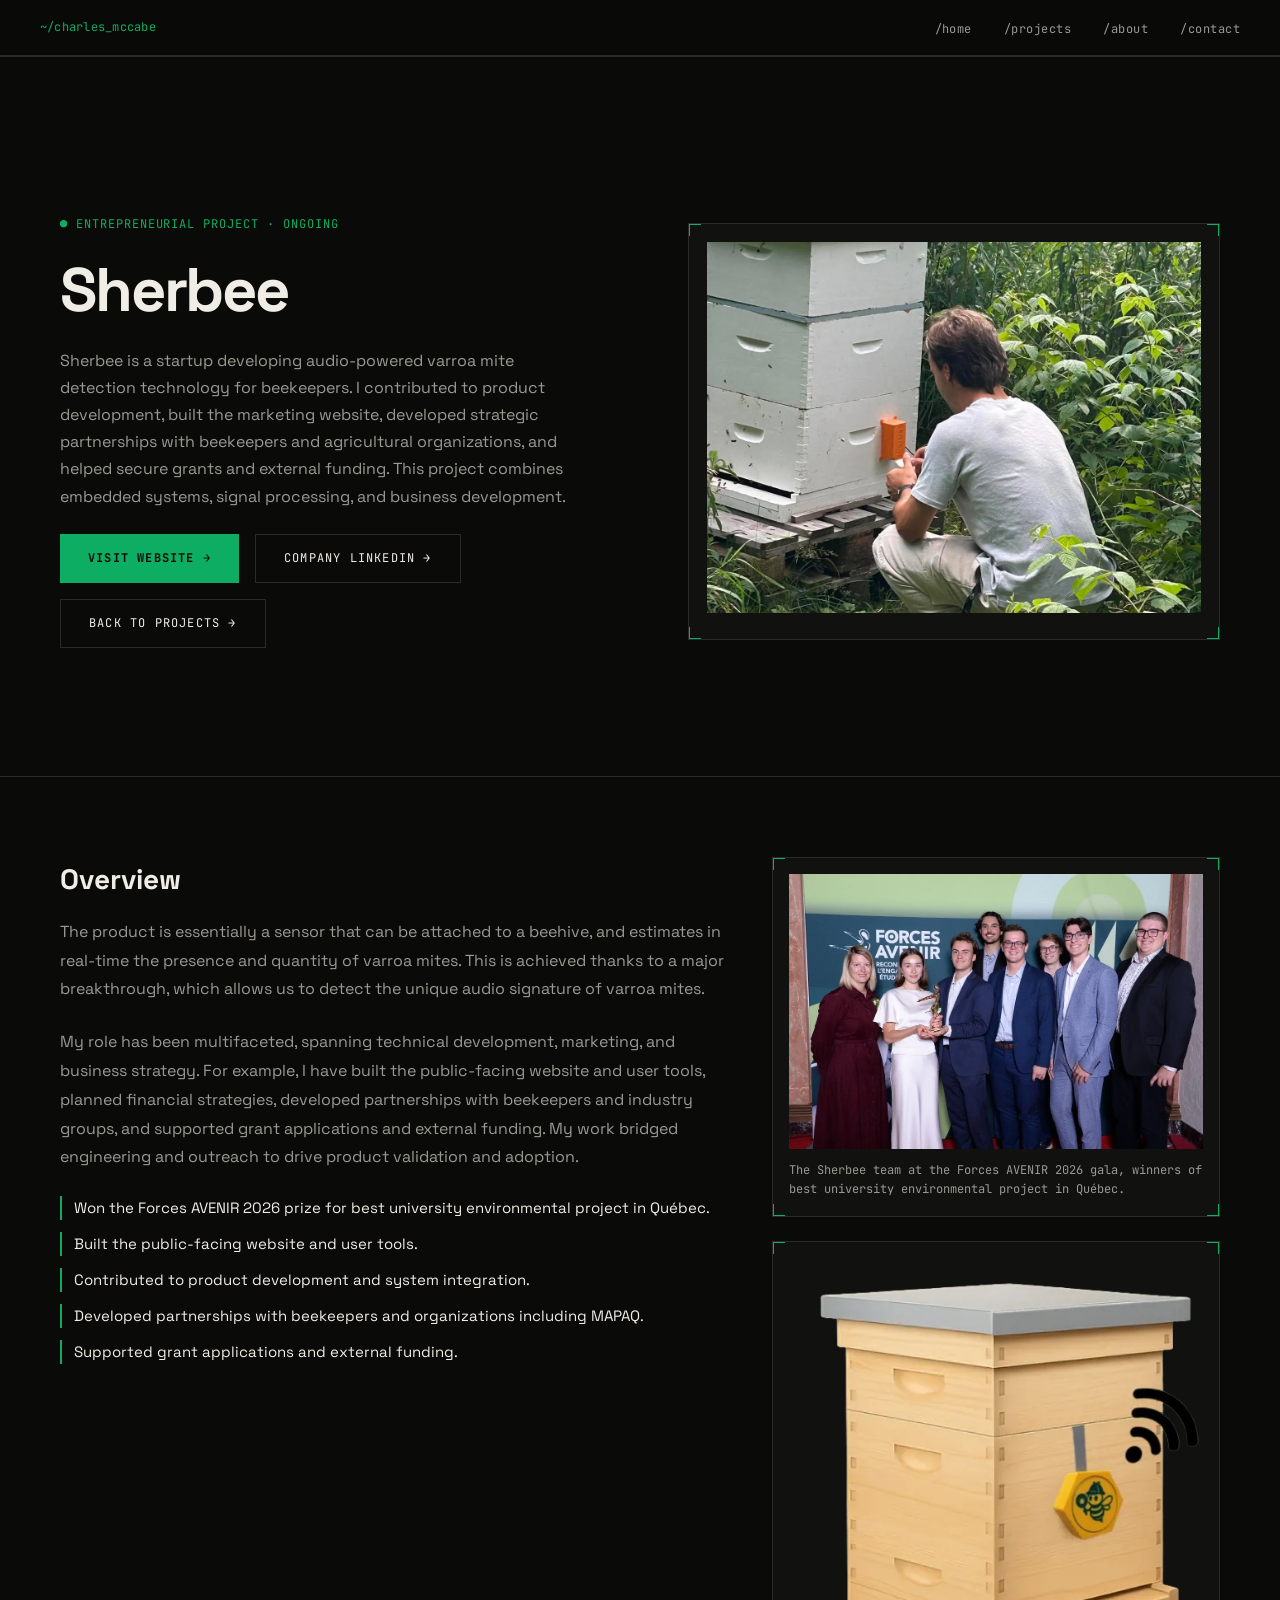
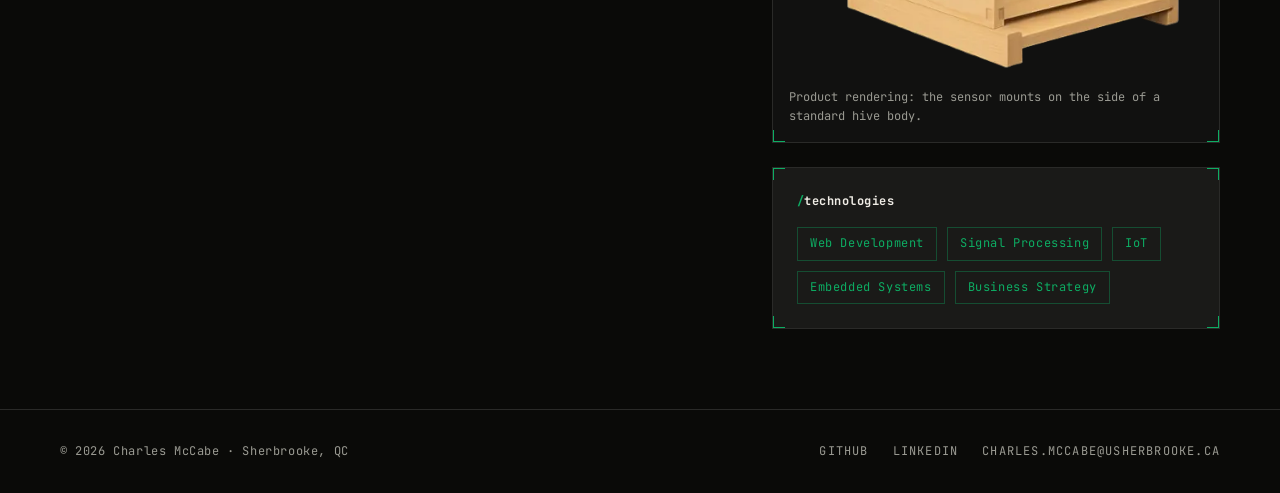
<file: sherbee.html>
<!DOCTYPE html>
<html lang="en">

<head>
  <meta charset="UTF-8">
  <meta name="viewport" content="width=device-width, initial-scale=1.0">
  <title>Sherbee</title>
  <link rel="preconnect" href="https://fonts.googleapis.com">
  <link rel="preconnect" href="https://fonts.gstatic.com" crossorigin>
  <link
    href="https://fonts.googleapis.com/css2?family=JetBrains+Mono:wght@400;500;700&family=Space+Grotesk:wght@400;500;600;700&display=swap"
    rel="stylesheet">
  <link rel="icon" href="data:image/svg+xml,%3Csvg xmlns='http://www.w3.org/2000/svg' viewBox='0 0 32 32'%3E%3Crect width='32' height='32' fill='%230a0a08'/%3E%3Ctext x='16' y='22' font-family='monospace' font-size='15' font-weight='700' fill='%230dad63' text-anchor='middle'%3ECM%3C/text%3E%3C/svg%3E">
  <link rel="stylesheet" href="style.css?v=20261125">
</head>

<body class="project-page">
  <nav>
    <a class="nav-logo" href="charlesMcCabe.html">~/charles_mccabe</a>
    <ul class="nav-links">
      <li><a href="charlesMcCabe.html">/home</a></li>
      <li><a href="charlesMcCabe.html#projects">/projects</a></li>
      <li><a href="charlesMcCabe.html#about">/about</a></li>
      <li><a href="charlesMcCabe.html#contact">/contact</a></li>
    </ul>
  </nav>

  <header class="project-hero">
    <div class="project-hero-left">
      <div class="project-kicker">Entrepreneurial project · Ongoing</div>
      <h1 class="project-title-lg">Sherbee</h1>
      <p class="project-summary">Sherbee is a startup developing audio-powered varroa mite detection technology for
        beekeepers. I contributed to product development, built the marketing website, developed strategic partnerships
        with beekeepers and agricultural organizations, and helped secure grants and external funding. This project
        combines embedded systems, signal processing, and business development.</p>
      <div class="project-cta-row">
        <a class="btn-primary" href="https://sherbee.ca" target="_blank" rel="noopener noreferrer">Visit website →</a>
        <a class="btn-ghost" href="https://www.linkedin.com/company/sherbee/" target="_blank"
          rel="noopener noreferrer">Company LinkedIn →</a>
        <a class="btn-ghost" href="charlesMcCabe.html#projects">Back to projects →</a>
      </div>
    </div>
    <div class="project-hero-right">
      <img class="project-hero-img--hive" src="resources/imgs/real_hive.webp" alt="Installing a Sherbee sensor on a beehive in the field">
    </div>
  </header>

  <section class="project-section">
    <div class="project-detail-grid">
      <div>
        <h2 class="project-detail-title">Overview</h2>
        <p class="project-detail-copy">The product is essentially a sensor that can be attached to a beehive, and estimates in real-time the presence and quantity of varroa mites. 
            This is achieved thanks to a major breakthrough, which allows us to detect the unique audio signature of varroa mites.</p>
        <p class="project-detail-copy">My role has been multifaceted, spanning technical development, marketing, and business strategy.
            For example, I have built the public-facing website and user tools, planned financial strategies, developed partnerships with beekeepers and industry groups, and supported grant applications and external funding.
            My work bridged engineering and outreach to drive product validation and adoption.</p>
        <ul class="project-highlights">
          <li>Won the Forces AVENIR 2026 prize for best university environmental project in Québec.</li>
          <li>Built the public-facing website and user tools.</li>
          <li>Contributed to product development and system integration.</li>
          <li>Developed partnerships with beekeepers and organizations including MAPAQ.</li>
          <li>Supported grant applications and external funding.</li>
        </ul>
      </div>
      <div class="project-side">
        <figure class="project-media">
          <img src="resources/imgs/sherbee_team.webp" alt="The Sherbee team receiving the Forces AVENIR award"
            loading="lazy">
          <figcaption>The Sherbee team at the Forces AVENIR 2026 gala, winners of best university environmental project in
            Québec.</figcaption>
        </figure>
        <figure class="project-media">
          <img src="resources/imgs/sherbee_product.webp" alt="Rendering of the Sherbee sensor mounted on a hive"
            loading="lazy">
          <figcaption>Product rendering: the sensor mounts on the side of a standard hive body.</figcaption>
        </figure>
        <div class="project-tech-panel">
          <h4>Technologies</h4>
          <div class="tech-tags">
            <span class="tech-tag">Web Development</span>
            <span class="tech-tag">Signal Processing</span>
            <span class="tech-tag">IoT</span>
            <span class="tech-tag">Embedded Systems</span>
            <span class="tech-tag">Business Strategy</span>
          </div>
        </div>
      </div>
    </div>
  </section>

  <footer>
    <span class="copy">© 2026 Charles McCabe · Sherbrooke, QC</span>
    <div class="footer-links">
      <a href="https://github.com/CharlesMcCabe" target="_blank" rel="noopener noreferrer">GitHub</a>
      <a href="https://www.linkedin.com/in/charles-mccabe-aab749368/" target="_blank" rel="noopener noreferrer">LinkedIn</a>
      <a href="mailto:charles.mccabe@usherbrooke.ca">charles.mccabe@usherbrooke.ca</a>
    </div>
  </footer>
</body>

</html>
</file>
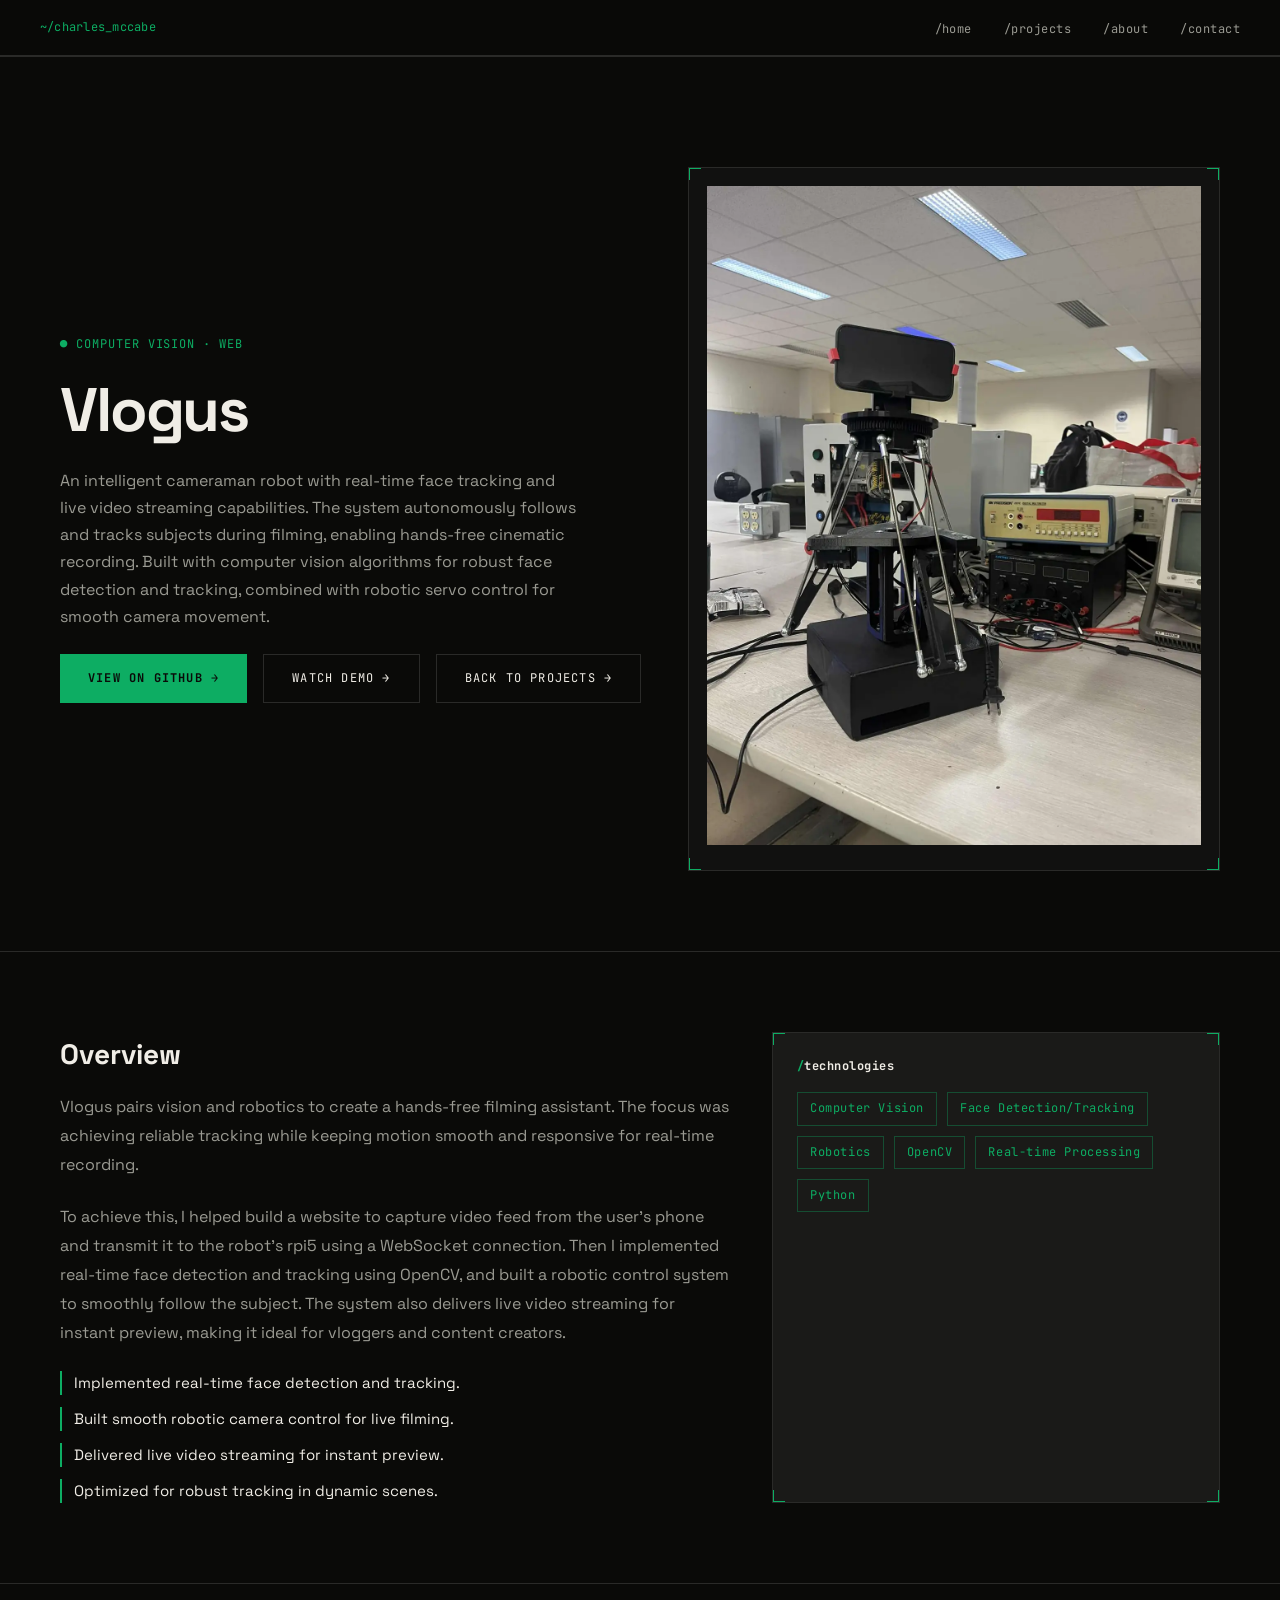
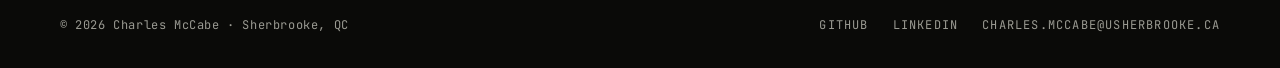
<file: vlogus.html>
<!DOCTYPE html>
<html lang="en">

<head>
  <meta charset="UTF-8">
  <meta name="viewport" content="width=device-width, initial-scale=1.0">
  <title>Vlogus</title>
  <link rel="preconnect" href="https://fonts.googleapis.com">
  <link rel="preconnect" href="https://fonts.gstatic.com" crossorigin>
  <link
    href="https://fonts.googleapis.com/css2?family=JetBrains+Mono:wght@400;500;700&family=Space+Grotesk:wght@400;500;600;700&display=swap"
    rel="stylesheet">
  <link rel="icon" href="data:image/svg+xml,%3Csvg xmlns='http://www.w3.org/2000/svg' viewBox='0 0 32 32'%3E%3Crect width='32' height='32' fill='%230a0a08'/%3E%3Ctext x='16' y='22' font-family='monospace' font-size='15' font-weight='700' fill='%230dad63' text-anchor='middle'%3ECM%3C/text%3E%3C/svg%3E">
  <link rel="stylesheet" href="style.css?v=20261125">
</head>

<body class="project-page">
  <nav>
    <a class="nav-logo" href="charlesMcCabe.html">~/charles_mccabe</a>
    <ul class="nav-links">
      <li><a href="charlesMcCabe.html">/home</a></li>
      <li><a href="charlesMcCabe.html#projects">/projects</a></li>
      <li><a href="charlesMcCabe.html#about">/about</a></li>
      <li><a href="charlesMcCabe.html#contact">/contact</a></li>
    </ul>
  </nav>

  <header class="project-hero">
    <div class="project-hero-left">
      <div class="project-kicker">Computer Vision · Web</div>
      <h1 class="project-title-lg">Vlogus</h1>
      <p class="project-summary">An intelligent cameraman robot with real-time face tracking and live video streaming
        capabilities. The system autonomously follows and tracks subjects during filming, enabling hands-free cinematic
        recording. Built with computer vision algorithms for robust face detection and tracking, combined with robotic
        servo control for smooth camera movement.</p>
      <div class="project-cta-row">
        <a class="btn-primary" href="https://github.com/vlogUS-s4/VlogUS" target="_blank" rel="noopener noreferrer">View
          on GitHub →</a>
        <a class="btn-ghost" href="https://youtube.com/shorts/SqjVvZrrfgw" target="_blank"
          rel="noopener noreferrer">Watch demo →</a>
        <a class="btn-ghost" href="charlesMcCabe.html#projects">Back to projects →</a>
      </div>
    </div>
    <div class="project-hero-right">
      <img src="resources/imgs/vlogus.webp" alt="Vlogus robot">
    </div>
  </header>

  <section class="project-section">
    <div class="project-detail-grid">
      <div>
        <h2 class="project-detail-title">Overview</h2>
        <p class="project-detail-copy">Vlogus pairs vision and robotics to create a hands-free filming assistant. The
          focus was achieving reliable tracking while keeping motion smooth and responsive for real-time recording.</p>
        <p class="project-detail-copy">To achieve this, I helped build a website to capture video feed from the user's phone and transmit it to the robot's rpi5 using a WebSocket connection.
            Then I implemented real-time face detection and tracking using OpenCV, and built a robotic control system to smoothly follow the subject. The system also delivers live video streaming for instant preview, making it ideal for vloggers and content creators.</p>
        </p>
        <ul class="project-highlights">
          <li>Implemented real-time face detection and tracking.</li>
          <li>Built smooth robotic camera control for live filming.</li>
          <li>Delivered live video streaming for instant preview.</li>
          <li>Optimized for robust tracking in dynamic scenes.</li>
        </ul>
      </div>
      <div class="project-tech-panel">
        <h4>Technologies</h4>
        <div class="tech-tags">
          <span class="tech-tag">Computer Vision</span>
          <span class="tech-tag">Face Detection/Tracking</span>
          <span class="tech-tag">Robotics</span>
          <span class="tech-tag">OpenCV</span>
          <span class="tech-tag">Real-time Processing</span>
          <span class="tech-tag">Python</span>
        </div>
      </div>
    </div>
  </section>

  <footer>
    <span class="copy">© 2026 Charles McCabe · Sherbrooke, QC</span>
    <div class="footer-links">
      <a href="https://github.com/CharlesMcCabe" target="_blank" rel="noopener noreferrer">GitHub</a>
      <a href="https://www.linkedin.com/in/charles-mccabe-aab749368/" target="_blank" rel="noopener noreferrer">LinkedIn</a>
      <a href="mailto:charles.mccabe@usherbrooke.ca">charles.mccabe@usherbrooke.ca</a>
    </div>
  </footer>
</body>

</html>
</file>
<file: style.css>
*,
*::before,
*::after {
    box-sizing: border-box;
    margin: 0;
    padding: 0;
}

:root {
    --bg: #0a0a08;
    --surface: #111110;
    --surface2: #1a1a18;
    --accent: #0dad63;
    --text: #f0ede6;
    --muted: #9a9a92;
    --warn: #e8a63c;
    --best: #b48cff;
    --border: #2a2a28;
    --mono: 'JetBrains Mono', ui-monospace, monospace;
    --sans: 'Space Grotesk', system-ui, sans-serif;
}

html {
    scroll-behavior: smooth;
}

body {
    background: var(--bg);
    color: var(--text);
    font-family: var(--sans);
    line-height: 1.6;
    overflow-x: hidden;
}

nav {
    position: sticky;
    top: 0;
    z-index: 100;
    background: rgba(10, 10, 8, 0.92);
    backdrop-filter: blur(12px);
    border-bottom: 1px solid var(--border);
    display: flex;
    align-items: center;
    justify-content: flex-end;
    padding: 0 40px;
    height: 56px;
}

.nav-logo {
    display: none;
}

.nav-links {
    display: flex;
    gap: 32px;
    list-style: none;
}

.nav-links a {
    font-family: var(--mono);
    font-size: 12px;
    color: var(--muted);
    text-decoration: none;
    letter-spacing: 0.1em;
    text-transform: uppercase;
    transition: color 0.2s;
}

.nav-links a:hover {
    color: var(--accent);
}

.hero {
    min-height: 100vh;
    display: grid;
    grid-template-columns: 1fr 1fr;
    position: relative;
    overflow: hidden;
}

.hero--no-padding {
    padding: 0;
    border-top: none;
}

.hero-left {
    display: flex;
    flex-direction: column;
    justify-content: center;
    padding: 80px 60px;
    position: relative;
    z-index: 2;
}

.hero-tag {
    font-family: var(--mono);
    font-size: 12px;
    color: var(--accent);
    letter-spacing: 0.2em;
    text-transform: uppercase;
    margin-bottom: 24px;
    display: flex;
    align-items: center;
    gap: 10px;
}

.hero-tag::before {
    content: '';
    display: inline-block;
    width: 24px;
    height: 1px;
    background: var(--accent);
}

h1.hero-name {
    font-family: var(--sans);
    font-size: clamp(52px, 6vw, 88px);
    font-weight: 700;
    line-height: 0.95;
    letter-spacing: -0.03em;
    margin-bottom: 8px;
}

.hero-name .accent-line {
    color: var(--accent);
    display: block;
}

.hero-sub {
    font-family: var(--mono);
    font-size: 13px;
    color: var(--muted);
    margin-top: 24px;
    margin-bottom: 48px;
    max-width: 380px;
    line-height: 1.8;
}

.hero-ctas {
    display: flex;
    gap: 16px;
    flex-wrap: wrap;
}

.btn-primary,
.btn-ghost,
.form-submit {
    display: inline-flex;
    align-items: center;
    gap: 8px;
    font-family: var(--mono);
    font-size: 12px;
    letter-spacing: 0.1em;
    text-transform: uppercase;
    text-decoration: none;
}

.btn-primary {
    background: var(--accent);
    color: #0a0a08;
    font-weight: 700;
    padding: 14px 28px;
    transition: transform 0.2s, opacity 0.2s;
}

.btn-primary:hover {
    opacity: 0.85;
    transform: translateY(-2px);
}

.btn-ghost {
    border: 1px solid var(--border);
    color: var(--text);
    padding: 14px 28px;
    transition: border-color 0.2s, color 0.2s;
}

.btn-ghost:hover {
    border-color: var(--accent);
    color: var(--accent);
}

.hero-right {
    position: relative;
    overflow: hidden;
}

.hero-img-grid {
    position: absolute;
    inset: 0;
    display: grid;
    grid-template-columns: 1fr 1fr;
    grid-template-rows: 1fr 1fr;
    gap: 2px;
}

.hero-img-cell {
    overflow: hidden;
    position: relative;
}

.hero-img-cell img {
    width: 100%;
    height: 100%;
    object-fit: cover;
    transition: transform 0.4s;
}

.hero-img-cell:hover img {
    transform: scale(1.04);
}

.hero-img-cell .label {
    position: absolute;
    bottom: 0;
    left: 0;
    right: 0;
    background: linear-gradient(transparent, rgba(0, 0, 0, 0.7));
    padding: 24px 12px 10px;
    font-family: var(--mono);
    font-size: 12px;
    color: var(--accent);
    letter-spacing: 0.1em;
    text-transform: uppercase;
    opacity: 0;
    transition: opacity 0.3s;
}

.hero-img-cell:hover .label {
    opacity: 1;
}

.hero-overlay-text {
    position: absolute;
    bottom: 40px;
    left: 40px;
    font-family: var(--mono);
    font-size: 12px;
    color: var(--muted);
    writing-mode: vertical-lr;
    letter-spacing: 0.15em;
    text-transform: uppercase;
}

section {
    padding: 100px 60px;
    border-top: 1px solid var(--border);
}

.section-header {
    display: flex;
    align-items: baseline;
    gap: 20px;
    margin-bottom: 60px;
}

.section-header--compact {
    margin-bottom: 24px;
}

.section-num {
    font-family: var(--mono);
    font-size: 12px;
    color: var(--accent);
    letter-spacing: 0.15em;
}

h2.section-title {
    font-family: var(--sans);
    font-size: 42px;
    font-weight: 700;
    letter-spacing: -0.02em;
    line-height: 1;
}

.about-grid {
    display: grid;
    grid-template-columns: auto 1fr;
    gap: 80px;
    align-items: start;
}

.about-photo {
    width: 260px;
    height: 320px;
    object-fit: cover;
    object-position: top center;
    border: 1px solid var(--border);
}

.about-text {
    padding-top: 12px;
}

.about-text p {
    font-family: var(--sans);
    font-size: 17px;
    color: var(--muted);
    line-height: 1.85;
    max-width: 620px;
    margin-bottom: 32px;
}

.skills-row {
    display: flex;
    flex-wrap: wrap;
    gap: 10px;
    margin-top: 32px;
}

.skill-pill {
    font-family: var(--mono);
    font-size: 12px;
    color: var(--accent);
    border: 1px solid rgba(13, 173, 99, 0.35);
    padding: 6px 14px;
    letter-spacing: 0.05em;
}

.projects-grid {
    display: grid;
    grid-template-columns: repeat(3, 1fr);
    gap: 2px;
}

.projects-subhead {
    font-family: var(--mono);
    font-size: 12px;
    color: var(--accent);
    letter-spacing: 0.15em;
    text-transform: uppercase;
    margin-bottom: 14px;
}

.projects-subhead--spaced {
    margin-top: 40px;
}

.projects-showcase-grid {
    display: grid;
    grid-template-columns: repeat(2, 1fr);
    gap: 2px;
}

.projects-showcase-grid .project-card {
    aspect-ratio: 16/10;
}

.projects-more-grid {
    display: grid;
    grid-template-columns: repeat(3, 1fr);
    gap: 2px;
}

.project-card {
    background: var(--surface);
    position: relative;
    overflow: hidden;
    aspect-ratio: 4/3;
    cursor: pointer;
    display: block;
    text-decoration: none;
}

.project-card.featured {
    grid-column: span 2;
    aspect-ratio: auto;
}

.project-card img {
    width: 100%;
    height: 100%;
    object-fit: cover;
    filter: brightness(0.8);
    transition: filter 0.4s, transform 0.5s;
}

.project-card-image--contain {
    object-fit: contain;
    background: #111;
    padding: 40px;
}

.project-card:hover img {
    filter: brightness(0.95);
    transform: scale(1.05);
}

.project-card--logo {
    display: flex;
    align-items: center;
    justify-content: center;
}

.project-card--logo .sherbee-logo {
    width: 72%;
    height: auto;
    max-height: 80%;
    object-fit: contain;
    filter: grayscale(0%) brightness(0.95);
}

.project-card--logo:hover .sherbee-logo {
    transform: none;
    filter: grayscale(0%) brightness(1);
}

.project-card-overlay {
    position: absolute;
    inset: 0;
    background: linear-gradient(to top, rgba(0, 0, 0, 0.85) 0%, rgba(0, 0, 0, 0.2) 50%, transparent 100%);
    display: flex;
    flex-direction: column;
    justify-content: flex-end;
    padding: 28px;
    transition: background 0.3s;
}

.project-card:hover .project-card-overlay {
    background: linear-gradient(to top, rgba(0, 0, 0, 0.9) 0%, rgba(0, 0, 0, 0.3) 60%, transparent 100%);
}

.project-type {
    font-family: var(--mono);
    font-size: 12px;
    color: var(--accent);
    letter-spacing: 0.15em;
    text-transform: uppercase;
    margin-bottom: 8px;
}

.project-title {
    font-family: var(--sans);
    font-size: 20px;
    font-weight: 600;
    color: var(--text);
    line-height: 1.2;
    margin-bottom: 8px;
}

.project-card.featured .project-title {
    font-size: 28px;
}

.project-desc {
    font-family: var(--mono);
    font-size: 12px;
    color: rgba(240, 237, 230, 0.6);
    line-height: 1.6;
    max-width: 420px;
    display: none;
    margin-bottom: 16px;
}

.project-card:hover .project-desc {
    display: block;
}

.project-link {
    display: inline-flex;
    align-items: center;
    gap: 6px;
    font-family: var(--mono);
    font-size: 12px;
    color: var(--accent);
    letter-spacing: 0.1em;
    text-transform: uppercase;
    opacity: 0;
    transform: translateY(8px);
    transition: opacity 0.3s, transform 0.3s;
}

.project-card:hover .project-link {
    opacity: 1;
    transform: translateY(0);
}

.project-links {
    display: flex;
    flex-wrap: wrap;
    gap: 12px;
}

.stats-bar {
    border-top: 1px solid var(--border);
    padding: 48px 60px;
    display: flex;
    gap: 0;
}

.stat-item {
    flex: 1;
    padding: 0 40px;
    border-right: 1px solid var(--border);
}

.stat-num--offset {
    padding-left: 40px;
}

.stat-item:last-child {
    border-right: none;
    padding-right: 0;
}

.stat-item:first-child {
    padding-left: 0;
}

.stat-num {
    font-family: var(--sans);
    font-size: 48px;
    font-weight: 700;
    color: var(--accent);
    line-height: 1;
    margin-bottom: 8px;
}

.stat-label {
    font-family: var(--mono);
    font-size: 12px;
    color: var(--muted);
    letter-spacing: 0.1em;
    text-transform: uppercase;
}

.cv-section {
    background: var(--surface);
}

.cv-panel {
    border: 1px solid var(--border);
    background: var(--surface2);
    display: flex;
    flex-wrap: wrap;
    align-items: center;
    justify-content: space-between;
    gap: 24px;
    padding: 28px;
}

.cv-copy {
    font-family: var(--sans);
    font-size: 18px;
    color: var(--muted);
    line-height: 1.7;
    max-width: 700px;
}

.cv-download {
    white-space: nowrap;
}

.contact-section {
    background: var(--surface);
}

.contact-inner {
    display: grid;
    grid-template-columns: 1fr 1fr;
    gap: 80px;
    align-items: center;
}

.contact-headline {
    font-family: var(--sans);
    font-size: clamp(36px, 4vw, 56px);
    font-weight: 700;
    line-height: 1.0;
    letter-spacing: -0.02em;
}

.contact-headline .hl {
    color: var(--accent);
}

.contact-copy {
    font-family: var(--mono);
    font-size: 12px;
    color: var(--muted);
    margin-top: 32px;
    line-height: 1.8;
}

.contact-form {
    display: flex;
    flex-direction: column;
    gap: 16px;
}

.form-field {
    display: flex;
    flex-direction: column;
    gap: 6px;
}

.form-field label {
    font-family: var(--mono);
    font-size: 12px;
    color: var(--muted);
    letter-spacing: 0.15em;
    text-transform: uppercase;
}

.form-field input,
.form-field textarea {
    background: var(--bg);
    border: 1px solid var(--border);
    color: var(--text);
    font-family: var(--mono);
    font-size: 13px;
    padding: 12px 16px;
    outline: none;
    transition: border-color 0.2s;
}

.form-field input:focus,
.form-field textarea:focus {
    border-color: var(--accent);
}

.form-field textarea {
    resize: vertical;
    min-height: 100px;
}

.form-submit {
    background: var(--accent);
    color: #0a0a08;
    font-weight: 700;
    padding: 14px 32px;
    border: none;
    cursor: pointer;
    align-self: flex-start;
    transition: opacity 0.2s;
}

.form-submit:hover {
    opacity: 0.85;
}

.form-submit:disabled {
    opacity: 0.55;
    cursor: not-allowed;
}

.form-status {
    min-height: 1.2em;
    font-family: var(--mono);
    font-size: 12px;
    color: var(--muted);
    letter-spacing: 0.05em;
}

.form-status--success {
    color: var(--accent);
}

.form-status--error {
    color: #ff7f7f;
}

/* Modal Styles */
.project-card--modal {
    cursor: pointer;
}

.modal {
    display: none;
    position: fixed;
    top: 0;
    left: 0;
    width: 100%;
    height: 100%;
    z-index: 1000;
    opacity: 0;
    transition: opacity 0.3s ease;
}

.modal.active {
    display: flex;
    opacity: 1;
}

.modal-overlay {
    position: absolute;
    top: 0;
    left: 0;
    width: 100%;
    height: 100%;
    background: rgba(0, 0, 0, 0.7);
    backdrop-filter: blur(4px);
}

.modal-content {
    position: relative;
    background: var(--surface);
    border: 1px solid var(--border);
    border-radius: 8px;
    max-width: 600px;
    max-height: 90vh;
    overflow-y: auto;
    margin: auto;
    padding: 40px;
    animation: modalSlideIn 0.3s ease;
}

@keyframes modalSlideIn {
    from {
        transform: translateY(-50px);
        opacity: 0;
    }

    to {
        transform: translateY(0);
        opacity: 1;
    }
}

.modal-close {
    position: absolute;
    top: 16px;
    right: 16px;
    background: none;
    border: none;
    font-size: 32px;
    color: var(--text);
    cursor: pointer;
    width: 40px;
    height: 40px;
    display: flex;
    align-items: center;
    justify-content: center;
    transition: color 0.2s;
    padding: 0;
}

.modal-close:hover {
    color: var(--accent);
}

.modal-header {
    margin-bottom: 24px;
    border-bottom: 1px solid var(--border);
    padding-bottom: 16px;
}

.modal-title {
    font-size: 24px;
    font-weight: 700;
    margin-bottom: 8px;
    color: var(--text);
}

.modal-type {
    font-family: var(--mono);
    font-size: 12px;
    color: var(--muted);
    letter-spacing: 0.1em;
    text-transform: uppercase;
}

.modal-description {
    font-size: 14px;
    line-height: 1.8;
    color: var(--text);
    margin-bottom: 24px;
}

.modal-tech {
    margin-bottom: 24px;
}

.modal-tech p {
    font-family: var(--mono);
    font-size: 12px;
    color: var(--muted);
    letter-spacing: 0.05em;
    margin-bottom: 12px;
}

.tech-tags {
    display: flex;
    flex-wrap: wrap;
    gap: 8px;
}

.tech-tag {
    background: var(--surface2);
    border: 1px solid var(--border);
    padding: 6px 12px;
    border-radius: 4px;
    font-family: var(--mono);
    font-size: 12px;
    color: var(--text);
    letter-spacing: 0.05em;
}

.modal-links {
    display: flex;
    flex-wrap: wrap;
    gap: 12px;
    margin-top: 24px;
}

.modal-link {
    display: inline-block;
    padding: 10px 16px;
    background: var(--surface2);
    border: 1px solid var(--accent);
    color: var(--accent);
    text-decoration: none;
    font-size: 12px;
    font-family: var(--mono);
    letter-spacing: 0.05em;
    border-radius: 4px;
    transition: all 0.2s;
}

.modal-link:hover {
    background: var(--accent);
    color: var(--bg);
}

/* Project detail pages */
.project-page nav {
    justify-content: space-between;
}

.project-page .nav-logo {
    display: block;
    font-family: var(--mono);
    font-size: 12px;
    color: var(--accent);
    letter-spacing: 0.12em;
    text-transform: uppercase;
}

.project-hero {
    min-height: 80vh;
    display: grid;
    grid-template-columns: 1.05fr 0.95fr;
    gap: 40px;
    align-items: center;
    padding: 110px 60px 80px;
    border-top: 1px solid var(--border);
}

.project-hero-left {
    display: flex;
    flex-direction: column;
    gap: 24px;
}

.project-kicker {
    font-family: var(--mono);
    font-size: 12px;
    color: var(--accent);
    letter-spacing: 0.2em;
    text-transform: uppercase;
}

.project-title-lg {
    font-family: var(--sans);
    font-size: clamp(36px, 4.8vw, 64px);
    font-weight: 700;
    letter-spacing: -0.02em;
    line-height: 1.05;
}

.project-summary {
    font-family: var(--mono);
    font-size: 12px;
    color: var(--muted);
    line-height: 1.9;
    max-width: 520px;
}

.project-cta-row {
    display: flex;
    flex-wrap: wrap;
    gap: 16px;
}

.project-hero-right {
    border: 1px solid var(--border);
    background: var(--surface);
    padding: 18px;
}

.project-hero-right img {
    width: 100%;
    height: 100%;
    object-fit: cover;
}

.project-section {
    padding: 80px 60px;
    border-top: 1px solid var(--border);
}

.project-detail-grid {
    display: grid;
    grid-template-columns: 1.2fr 0.8fr;
    gap: 40px;
}

.project-side {
    display: flex;
    flex-direction: column;
    gap: 24px;
}

.project-media {
    border: 1px solid var(--border);
    background: var(--surface);
    padding: 16px;
}

.project-media img {
    width: 100%;
    height: auto;
    display: block;
    object-fit: cover;
}

.project-detail-title {
    font-family: var(--sans);
    font-size: 28px;
    font-weight: 700;
    margin-bottom: 16px;
}

.project-detail-copy {
    font-family: var(--sans);
    font-size: 16px;
    color: var(--muted);
    line-height: 1.8;
    margin-bottom: 24px;
}

.project-highlights {
    list-style: none;
    display: grid;
    gap: 12px;
    font-family: var(--mono);
    font-size: 12px;
    color: var(--text);
    letter-spacing: 0.04em;
}

.project-highlights li {
    border-left: 2px solid var(--accent);
    padding-left: 12px;
}

.project-tech-panel {
    border: 1px solid var(--border);
    background: var(--surface2);
    padding: 24px;
}

.project-tech-panel h4 {
    font-family: var(--mono);
    font-size: 12px;
    color: var(--muted);
    letter-spacing: 0.15em;
    text-transform: uppercase;
    margin-bottom: 16px;
}

.project-tech-panel .tech-tags {
    gap: 10px;
}

@media (max-width: 900px) {
    .project-hero {
        grid-template-columns: 1fr;
        padding: 96px 28px 64px;
    }

    .project-hero-right {
        order: -1;
    }

    .project-detail-grid {
        grid-template-columns: 1fr;
    }

    .project-section {
        padding: 64px 28px;
    }

    .modal-content {
        max-width: 90vw;
        padding: 32px;
    }

    .modal-title {
        font-size: 20px;
    }

    .modal-description {
        font-size: 13px;
    }
}

footer {
    padding: 32px 60px;
    border-top: 1px solid var(--border);
    display: flex;
    justify-content: space-between;
    align-items: center;
}

footer .copy {
    font-family: var(--mono);
    font-size: 12px;
    color: var(--muted);
    letter-spacing: 0.05em;
}

.footer-links {
    display: flex;
    gap: 24px;
}

.footer-links a {
    font-family: var(--mono);
    font-size: 12px;
    color: var(--muted);
    text-decoration: none;
    letter-spacing: 0.1em;
    text-transform: uppercase;
    transition: color 0.2s;
}

.footer-links a:hover {
    color: var(--accent);
}

.ticker {
    overflow: hidden;
    border-top: 1px solid var(--border);
    border-bottom: 1px solid var(--border);
    padding: 14px 0;
    background: var(--surface2);
}

.ticker-inner {
    display: flex;
    gap: 60px;
    animation: ticker 20s linear infinite;
    width: max-content;
}

@keyframes ticker {
    from {
        transform: translateX(0);
    }

    to {
        transform: translateX(-50%);
    }
}

.ticker-item {
    font-family: var(--mono);
    font-size: 12px;
    color: var(--muted);
    letter-spacing: 0.15em;
    text-transform: uppercase;
    white-space: nowrap;
    display: flex;
    align-items: center;
    gap: 20px;
}

.ticker-dot {
    width: 4px;
    height: 4px;
    background: var(--accent);
    border-radius: 50%;
    flex-shrink: 0;
}

@media (max-width: 900px) {
    .hero {
        grid-template-columns: 1fr;
    }

    .hero {
        min-height: auto;
    }

    .hero-left {
        padding: 64px 28px 48px;
    }

    .hero-right {
        min-height: 75vw;
    }

    .hero-overlay-text {
        display: none;
    }

    .projects-grid {
        grid-template-columns: 1fr;
    }

    .projects-showcase-grid,
    .projects-more-grid {
        grid-template-columns: 1fr;
    }

    .project-card.featured {
        grid-column: 1;
    }

    .about-grid {
        grid-template-columns: 1fr;
    }

    .about-photo {
        width: 100%;
        height: 300px;
    }

    .contact-inner {
        grid-template-columns: 1fr;
    }

    section {
        padding: 64px 28px;
    }

    nav {
        padding: 0 24px;
    }

    footer {
        flex-direction: column;
        gap: 16px;
        text-align: center;
    }

    .stats-bar {
        flex-direction: column;
        padding: 40px 28px;
        gap: 0;
    }

    .stat-item {
        border-right: none;
        border-bottom: 1px solid var(--border);
        padding: 0 0 32px;
    }

    .stat-item:last-child {
        border-bottom: none;
    }
}

@media (max-width: 420px) {
    .project-title-lg {
        font-size: 32px;
    }

    .project-title {
        font-size: 16px;
        word-wrap: break-word;
        overflow-wrap: break-word;
    }

    .project-card.featured .project-title {
        font-size: 18px;
    }

    h1.hero-name {
        font-size: clamp(36px, 5vw, 60px);
    }

    h2.section-title {
        font-size: 28px;
    }

    section {
        padding: 48px 16px;
    }

    nav {
        padding: 0 16px;
        gap: 16px;
    }

    .nav-links {
        gap: 16px;
    }

    .nav-links a {
        font-size: 12px;
    }

    .stats-bar {
        padding: 32px 16px;
    }

    .cv-panel {
        flex-direction: column;
        align-items: flex-start;
    }

    .contact-inner {
        padding: 0;
    }
}
/* Experience timeline */
.xp-list {
    list-style: none;
    border-left: 1px solid var(--border);
    margin: 0 0 48px 4px;
}

.xp-item {
    position: relative;
    padding: 0 0 36px 32px;
}

.xp-item::before {
    content: '';
    position: absolute;
    left: -4px;
    top: 7px;
    width: 7px;
    height: 7px;
    background: var(--accent);
}

.xp-item--edu::before {
    background: var(--bg);
    border: 1px solid var(--accent);
}

.xp-item:last-child {
    padding-bottom: 0;
}

.xp-date {
    font-family: var(--mono);
    font-size: 12px;
    color: var(--accent);
    letter-spacing: 0.15em;
    text-transform: uppercase;
    margin-bottom: 6px;
}

.xp-role {
    font-family: var(--sans);
    font-size: 21px;
    font-weight: 600;
    line-height: 1.25;
}

.xp-org {
    font-family: var(--mono);
    font-size: 12px;
    color: var(--muted);
    margin: 4px 0 10px;
}

.xp-desc {
    font-family: var(--sans);
    font-size: 15px;
    color: var(--muted);
    line-height: 1.75;
    max-width: 680px;
}

/* Touch screens can't hover: show project text and links below each image */
@media (hover: none) {
    .project-card,
    .projects-showcase-grid .project-card {
        aspect-ratio: auto;
        display: block;
    }

    .project-card img {
        display: block;
        height: auto;
        aspect-ratio: 16 / 10;
        filter: none;
    }

    .project-card--logo .sherbee-logo {
        width: 100%;
        max-height: none;
        padding: 24px 14%;
    }

    .project-card-overlay,
    .project-card:hover .project-card-overlay {
        position: static;
        background: var(--surface);
        padding: 20px;
    }

    .project-desc {
        display: block;
    }

    .project-link {
        opacity: 1;
        transform: none;
    }

    .hero-img-cell .label {
        opacity: 1;
    }
}

@media (prefers-reduced-motion: reduce) {
    html {
        scroll-behavior: auto;
    }

    .ticker-inner {
        animation: none;
    }
}

/* =========================================================
   Design C: Live telemetry
   ========================================================= */
.telemetry {
    background: var(--surface);
    border-left: 1px solid var(--border);
}

.telemetry-svg {
    position: absolute;
    inset: 0;
    width: 100%;
    height: 100%;
}

.tl-grid-line { stroke: rgba(240, 237, 230, 0.05); stroke-width: 1; }
.tl-track-edge { fill: none; stroke: var(--border); stroke-width: 62; stroke-linejoin: round; }
.tl-track-surface { fill: none; stroke: var(--surface2); stroke-width: 56; stroke-linejoin: round; }
.tl-raceline { fill: none; stroke: rgba(13, 173, 99, 0.35); stroke-width: 1.5; stroke-dasharray: 6 8; }
.tl-obstacle { fill: var(--warn); }
.tl-trail { fill: none; stroke: var(--accent); stroke-width: 2.5; stroke-linecap: round; opacity: 0.45; }
.tl-look { stroke: var(--text); stroke-width: 1; stroke-dasharray: 3 3; opacity: 0.7; }
.tl-target { fill: none; stroke: var(--text); stroke-width: 1.5; }
.tl-lidar-stop-a { stop-color: var(--accent); stop-opacity: 0.22; }
.tl-lidar-stop-b { stop-color: var(--accent); stop-opacity: 0; }
.tl-sweep { stroke: var(--accent); stroke-width: 1; opacity: 0.6; }
.tl-car-body { fill: var(--accent); }
.tl-car-nose { fill: var(--bg); }

.hud {
    position: absolute;
    top: 24px;
    right: 24px;
    min-width: 200px;
    padding: 14px 16px;
    background: rgba(10, 10, 8, 0.82);
    backdrop-filter: blur(6px);
    font-family: var(--mono);
    font-size: 12px;
    color: var(--muted);
    --c: var(--accent);
    background-image:
        linear-gradient(var(--c), var(--c)), linear-gradient(var(--c), var(--c)),
        linear-gradient(var(--c), var(--c)), linear-gradient(var(--c), var(--c)),
        linear-gradient(var(--c), var(--c)), linear-gradient(var(--c), var(--c)),
        linear-gradient(var(--c), var(--c)), linear-gradient(var(--c), var(--c));
    background-repeat: no-repeat;
    background-size: 10px 1px, 1px 10px;
    background-position: 0 0, 0 0, 100% 0, 100% 0, 0 100%, 0 100%, 100% 100%, 100% 100%;
}

.hud-title {
    color: var(--text);
    margin-bottom: 8px;
    letter-spacing: 0.05em;
}

.hud-sim {
    font-size: 12px;
    color: var(--bg);
    background: var(--muted);
    padding: 1px 5px;
    margin-left: 6px;
    letter-spacing: 0.1em;
}

.hud-row {
    display: flex;
    justify-content: space-between;
    gap: 24px;
    padding: 2px 0;
}

.hud-row b {
    color: var(--accent);
    font-weight: 400;
    font-variant-numeric: tabular-nums;
}

.hud-row b.hud-warn {
    color: var(--warn);
}

.hud-caption {
    position: absolute;
    left: 24px;
    right: 24px;
    bottom: 20px;
    font-family: var(--mono);
    font-size: 12px;
    color: var(--muted);
    letter-spacing: 0.08em;
    text-transform: uppercase;
}

/* Terminal-style hero tag and topic-style section labels */
.hero-tag {
    text-transform: none;
    letter-spacing: 0.04em;
    font-size: 12px;
}

.hero-tag::before {
    content: '$';
    width: auto;
    height: auto;
    background: none;
}

.hero-sub::after {
    content: '▍';
    color: var(--accent);
    margin-left: 4px;
    animation: blink 1.1s steps(1) infinite;
}

@keyframes blink {
    50% { opacity: 0; }
}

.section-num {
    font-size: 13px;
    letter-spacing: 0.04em;
    border: 1px solid rgba(13, 173, 99, 0.4);
    padding: 3px 8px;
}

.nav-links a {
    text-transform: none;
    letter-spacing: 0.04em;
}

/* Ticker as a log stream */
.ticker {
    background: var(--bg);
}

.ticker-dot {
    display: none;
}

.ticker-item::before {
    content: '[INFO] [skills]:';
    color: var(--accent);
    opacity: 0.8;
}

.ticker-item {
    text-transform: none;
    letter-spacing: 0.04em;
    gap: 8px;
}

/* Stats bar as HUD readouts */
.stats-bar {
    gap: 16px;
}

.stat-item,
.stat-item:first-child,
.stat-item:last-child {
    border: 1px solid var(--border);
    padding: 24px;
    position: relative;
}

.stat-item::before {
    content: '';
    position: absolute;
    inset: -1px;
    pointer-events: none;
    --c: var(--accent);
    background-image:
        linear-gradient(var(--c), var(--c)), linear-gradient(var(--c), var(--c)),
        linear-gradient(var(--c), var(--c)), linear-gradient(var(--c), var(--c)),
        linear-gradient(var(--c), var(--c)), linear-gradient(var(--c), var(--c)),
        linear-gradient(var(--c), var(--c)), linear-gradient(var(--c), var(--c));
    background-repeat: no-repeat;
    background-size: 12px 1px, 1px 12px;
    background-position: 0 0, 0 0, 100% 0, 100% 0, 0 100%, 0 100%, 100% 100%, 100% 100%;
}

.stat-num {
    font-family: var(--mono);
    font-weight: 700;
    font-variant-numeric: tabular-nums;
}

:focus-visible {
    outline: 2px solid var(--accent);
    outline-offset: 2px;
}

@media (max-width: 900px) {
    .telemetry {
        border-left: none;
        border-top: 1px solid var(--border);
        min-height: 92vw;
    }

    .hud {
        top: 12px;
        right: 12px;
        min-width: 0;
        padding: 10px 12px;
        font-size: 12px;
    }

    .hud-caption {
        left: 16px;
        bottom: 12px;
        font-size: 12px;
    }

    .stats-bar {
        gap: 12px;
    }

    .stat-item,
    .stat-item:first-child,
    .stat-item:last-child {
        border-bottom: 1px solid var(--border);
        padding: 20px;
    }
}

@media (prefers-reduced-motion: reduce) {
    .hero-sub::after {
        animation: none;
    }
}

.section-header {
    flex-wrap: wrap;
    row-gap: 12px;
}

.section-num {
    white-space: nowrap;
}

/* Real-world photos */
.project-card-image--hive {
    object-position: 30% 55%;
}

.project-hero-img--hive {
    aspect-ratio: 4 / 3;
    object-position: 30% 50%;
}

.project-media figcaption {
    font-family: var(--mono);
    font-size: 12px;
    color: var(--muted);
    line-height: 1.6;
    margin-top: 12px;
}

/* =========================================================
   Telemetry refinements: type, palette, project pages
   ========================================================= */

/* Readable sans for prose; mono stays for data and labels */
.hero-sub,
.project-desc,
.contact-copy,
.project-summary,
.modal-description {
    font-family: var(--sans);
    font-size: 16px;
    line-height: 1.7;
    letter-spacing: 0;
}

.hero-sub {
    font-size: 17px;
    max-width: 440px;
}

.project-desc {
    font-size: 15px;
    color: rgba(240, 237, 230, 0.78);
}

.project-highlights {
    font-family: var(--sans);
    font-size: 15px;
    letter-spacing: 0;
}

h1.hero-name {
    letter-spacing: -0.045em;
}

h2.section-title,
.contact-headline,
.project-title-lg {
    letter-spacing: -0.035em;
}

.nav-logo {
    text-decoration: none;
}

/* "Best result" highlights in timing-screen purple */
.stat--best .stat-num {
    color: var(--best);
}

.stat--best::before {
    --c: var(--best);
}

.badge-best {
    align-self: flex-start;
    font-family: var(--mono);
    font-size: 12px;
    font-weight: 700;
    color: var(--bg);
    background: var(--best);
    padding: 3px 8px;
    margin-bottom: 10px;
    letter-spacing: 0.04em;
}

/* Experience entries read like log lines */
.xp-date::before {
    content: '[';
    color: var(--muted);
}

.xp-date::after {
    content: ']';
    color: var(--muted);
}

/* Contact form as a command */
.form-cmd {
    font-family: var(--mono);
    font-size: 12px;
    color: var(--accent);
    padding-bottom: 12px;
    border-bottom: 1px dashed var(--border);
    overflow-wrap: anywhere;
}

.form-status {
    font-size: 13px;
}

.form-status--error {
    color: var(--warn);
}

/* Project pages carry the HUD styling */
.project-page .nav-links a {
    text-transform: none;
}

.project-kicker {
    letter-spacing: 0.08em;
}

.project-kicker::before {
    content: '● ';
    color: var(--accent);
    animation: blink 2s steps(1) infinite;
}

.project-hero-right,
.project-media,
.project-tech-panel {
    position: relative;
    --c: var(--accent);
    background-image:
        linear-gradient(var(--c), var(--c)), linear-gradient(var(--c), var(--c)),
        linear-gradient(var(--c), var(--c)), linear-gradient(var(--c), var(--c)),
        linear-gradient(var(--c), var(--c)), linear-gradient(var(--c), var(--c)),
        linear-gradient(var(--c), var(--c)), linear-gradient(var(--c), var(--c));
    background-repeat: no-repeat;
    background-size: 12px 1px, 1px 12px;
    background-position: 0 0, 0 0, 100% 0, 100% 0, 0 100%, 0 100%, 100% 100%, 100% 100%;
}

.project-media + .project-media {
    margin-top: 0;
}

.project-tech-panel h4::before {
    content: '/';
    color: var(--accent);
}

.project-tech-panel h4 {
    text-transform: lowercase;
    letter-spacing: 0.04em;
    color: var(--text);
}

.tech-tag {
    border-radius: 0;
    border-color: rgba(13, 173, 99, 0.35);
    color: var(--accent);
    background: transparent;
}

.modal-content {
    border-radius: 0;
}

.modal-link {
    border-radius: 0;
}

@media (prefers-reduced-motion: reduce) {
    .project-kicker::before {
        animation: none;
    }
}

@media (max-width: 900px) {
    .about-grid {
        gap: 32px;
    }
}

.project-page .nav-logo {
    text-transform: none;
    letter-spacing: 0.02em;
}

/* =========================================================
   Recruiter-focused additions
   ========================================================= */
.hero-sub {
    margin-bottom: 20px;
}

.hero-avail {
    display: inline-flex;
    align-items: center;
    gap: 10px;
    font-family: var(--mono);
    font-size: 13px;
    color: var(--text);
    border: 1px solid rgba(13, 173, 99, 0.4);
    background: rgba(13, 173, 99, 0.08);
    padding: 8px 14px;
    margin-bottom: 32px;
    align-self: flex-start;
}

.avail-dot {
    width: 8px;
    height: 8px;
    border-radius: 50%;
    background: var(--accent);
    box-shadow: 0 0 0 0 rgba(13, 173, 99, 0.6);
    animation: pulse 2s infinite;
    flex-shrink: 0;
}

@keyframes pulse {
    70% { box-shadow: 0 0 0 8px rgba(13, 173, 99, 0); }
    100% { box-shadow: 0 0 0 0 rgba(13, 173, 99, 0); }
}

/* Skills grouped by autonomy stack, each linked to evidence */
.skills-matrix {
    border-top: 1px solid var(--border);
    margin-top: 8px;
}

.skill-group {
    display: grid;
    grid-template-columns: 170px 1fr;
    gap: 6px 20px;
    padding: 14px 0;
    border-bottom: 1px solid var(--border);
}

.skill-cat {
    font-family: var(--mono);
    font-size: 13px;
    color: var(--accent);
    padding-top: 5px;
}

.skill-items {
    display: flex;
    flex-wrap: wrap;
    gap: 8px;
}

.skill-items .skill-pill {
    color: var(--text);
    border-color: var(--border);
}

.skill-proof {
    grid-column: 2;
    font-family: var(--mono);
    font-size: 12px;
    color: var(--muted);
}

.skill-proof a {
    color: var(--accent);
    text-decoration: none;
}

.skill-proof a:hover {
    text-decoration: underline;
    text-underline-offset: 3px;
}

.xp-tags {
    display: flex;
    flex-wrap: wrap;
    gap: 6px;
    margin-top: 12px;
}

.xp-tags span {
    font-family: var(--mono);
    font-size: 12px;
    color: var(--muted);
    border: 1px solid var(--border);
    padding: 3px 8px;
}

/* ARCUS autonomy stack diagram */
.stack-flow {
    display: flex;
    list-style: none;
    margin-top: 8px;
}

.stack-node {
    flex: 1;
    border: 1px solid var(--border);
    background: var(--surface);
    padding: 16px;
    position: relative;
}

.stack-node + .stack-node {
    margin-left: 28px;
}

.stack-node + .stack-node::before {
    content: '→';
    position: absolute;
    left: -22px;
    top: 50%;
    transform: translateY(-50%);
    color: var(--accent);
    font-family: var(--mono);
}

.stack-node--mine {
    border-color: rgba(13, 173, 99, 0.6);
    background: rgba(13, 173, 99, 0.06);
}

.stack-step {
    font-family: var(--mono);
    font-size: 12px;
    color: var(--accent);
    margin-bottom: 6px;
}

.stack-name {
    font-family: var(--sans);
    font-weight: 600;
    font-size: 17px;
    line-height: 1.25;
    margin-bottom: 6px;
}

.stack-detail {
    font-family: var(--sans);
    font-size: 14px;
    color: var(--muted);
    line-height: 1.55;
}

.stack-legend {
    margin-top: 16px;
    font-family: var(--mono);
    font-size: 12px;
    color: var(--muted);
}

.stack-legend span {
    display: inline-block;
    width: 10px;
    height: 10px;
    border: 1px solid var(--accent);
    background: rgba(13, 173, 99, 0.2);
    vertical-align: -1px;
    margin-right: 6px;
}

@media (max-width: 900px) {
    .skill-group {
        grid-template-columns: 1fr;
    }

    .skill-proof {
        grid-column: 1;
    }

    .stack-flow {
        flex-direction: column;
    }

    .stack-node + .stack-node {
        margin-left: 0;
        margin-top: 28px;
    }

    .stack-node + .stack-node::before {
        content: '↓';
        left: 50%;
        top: -24px;
        transform: translateX(-50%);
    }
}

@media (prefers-reduced-motion: reduce) {
    .avail-dot {
        animation: none;
    }
}

.hud-sim.hud-replay {
    background: var(--accent);
}

/* Hero skill chips: autonomy, then entrepreneurial */
.hero-skills {
    list-style: none;
    display: flex;
    flex-wrap: wrap;
    gap: 8px;
    max-width: 520px;
    margin-bottom: 24px;
}

.hero-skills li {
    font-family: var(--mono);
    font-size: 12px;
    color: var(--text);
    border: 1px solid var(--border);
    padding: 4px 10px;
}

.hero-skills li:not(.hero-skill--biz)::before {
    content: '▸ ';
    color: var(--accent);
}

.hero-skills .hero-skill--biz::before {
    content: '◆ ';
    color: var(--warn);
}

.badge-best + .badge-next {
    margin-top: -4px;
}

.badge-next {
    align-self: flex-start;
    font-family: var(--mono);
    font-size: 12px;
    color: var(--accent);
    border: 1px solid rgba(13, 173, 99, 0.6);
    background: rgba(10, 10, 8, 0.7);
    padding: 2px 8px;
    margin-bottom: 10px;
    letter-spacing: 0.04em;
}

/* ARCUS: lessons from ICRA 2026 */
.lesson-grid {
    display: grid;
    grid-template-columns: repeat(3, 1fr);
    gap: 20px;
    margin-top: 8px;
}

.lesson {
    border: 1px solid var(--border);
    background: var(--surface);
    padding: 22px;
    display: flex;
    flex-direction: column;
}

.lesson--mine {
    border-color: rgba(13, 173, 99, 0.6);
}

.lesson--next {
    border-style: dashed;
}

.lesson-topic {
    font-family: var(--mono);
    font-size: 13px;
    color: var(--accent);
    margin-bottom: 8px;
}

.lesson-title {
    font-family: var(--sans);
    font-size: 19px;
    font-weight: 600;
    line-height: 1.3;
    margin-bottom: 14px;
}

.lesson-body dt {
    font-family: var(--mono);
    font-size: 12px;
    color: var(--muted);
    text-transform: uppercase;
    letter-spacing: 0.1em;
    margin-top: 12px;
}

.lesson-body dt:first-child {
    margin-top: 0;
}

.lesson-body dd {
    font-family: var(--sans);
    font-size: 15px;
    color: var(--text);
    line-height: 1.65;
    margin-top: 4px;
}

.lesson-metrics {
    display: grid;
    grid-template-columns: 1fr 1fr;
    gap: 12px;
    margin-top: 18px;
    padding-top: 16px;
    border-top: 1px solid var(--border);
}

.lesson-metrics b {
    display: block;
    font-family: var(--mono);
    font-size: 28px;
    font-weight: 700;
    color: var(--accent);
    line-height: 1.1;
    font-variant-numeric: tabular-nums;
}

.lesson-metrics span {
    font-family: var(--mono);
    font-size: 12px;
    color: var(--muted);
    line-height: 1.4;
}

.lesson-note {
    margin-top: 12px;
    font-family: var(--mono);
    font-size: 12px;
    color: var(--muted);
}

@media (max-width: 1100px) {
    .lesson-grid {
        grid-template-columns: 1fr;
    }
}
</file>
